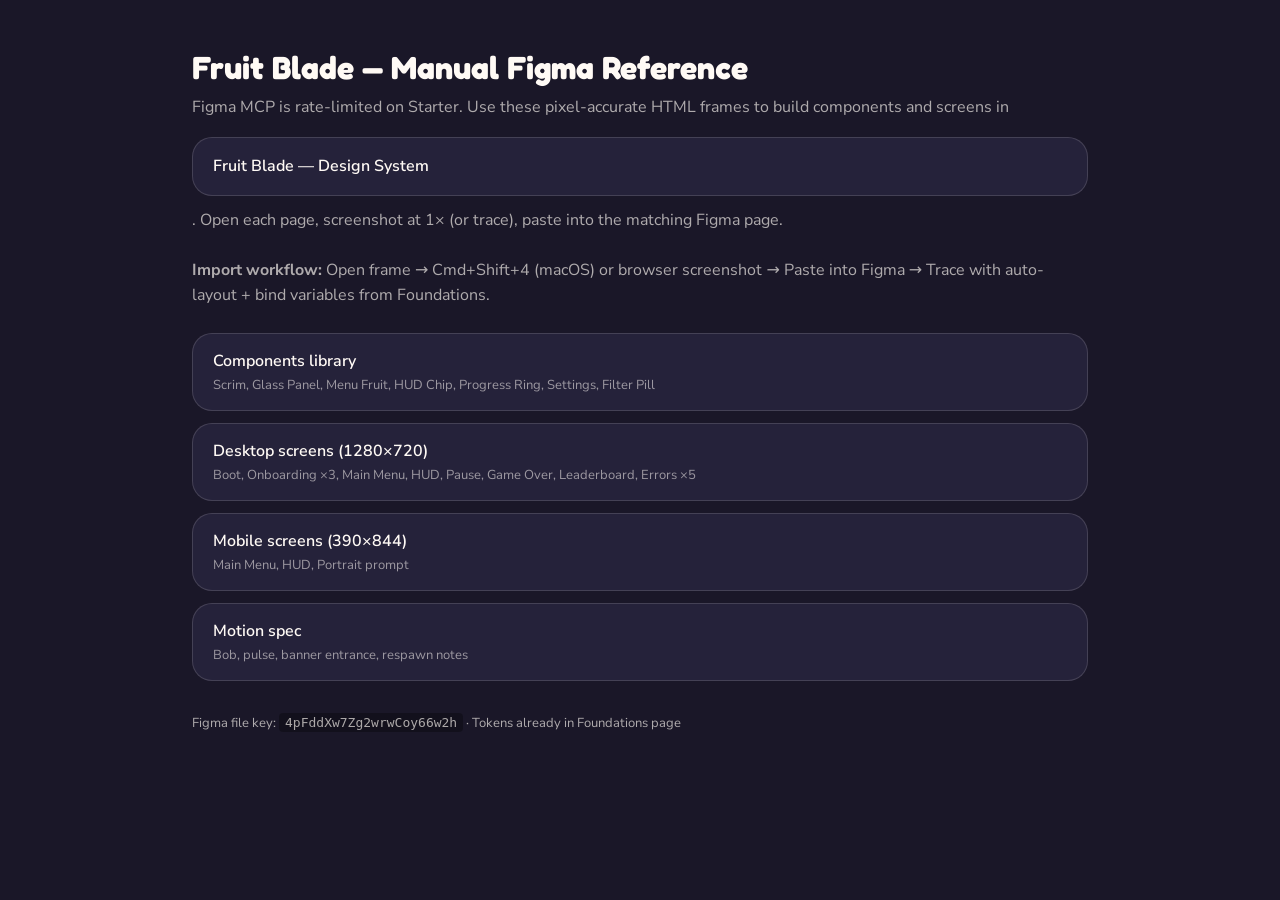
<file: design/figma-reference/index.html>
<!DOCTYPE html>
<html lang="en">
<head>
  <meta charset="UTF-8" />
  <title>Fruit Blade — Figma Reference Hub</title>
  <link rel="stylesheet" href="tokens.css" />
  <style>
    .hub { max-width: 960px; margin: 0 auto; padding: 48px 32px; }
    .hub h1 { font-family: var(--font-display); font-size: 32px; margin-bottom: 8px; }
    .hub p { color: rgba(255,250,245,0.65); line-height: 1.6; margin-bottom: 24px; }
    .hub a {
      display: block;
      padding: 16px 20px;
      margin-bottom: 12px;
      background: var(--purple-900-glass);
      border: 1.5px solid var(--border-glass);
      border-radius: var(--radius-md);
      color: var(--cream-100);
      text-decoration: none;
      font-weight: 600;
    }
    .hub a:hover { border-color: var(--yellow-400); }
    .hub a span { display: block; font-size: 13px; font-weight: 400; color: rgba(255,250,245,0.55); margin-top: 4px; }
    .figma-link {
      display: inline-block;
      margin-top: 16px;
      color: var(--yellow-400);
    }
    code { background: rgba(0,0,0,0.3); padding: 2px 6px; border-radius: 4px; font-size: 13px; }
  </style>
</head>
<body>
  <div class="hub">
    <h1>Fruit Blade — Manual Figma Reference</h1>
    <p>
      Figma MCP is rate-limited on Starter. Use these pixel-accurate HTML frames to build components and screens in
      <a class="figma-link" href="https://www.figma.com/design/4pFddXw7Zg2wrwCoy66w2h">Fruit Blade — Design System</a>.
      Open each page, screenshot at 1× (or trace), paste into the matching Figma page.
    </p>
    <p><strong>Import workflow:</strong> Open frame → Cmd+Shift+4 (macOS) or browser screenshot → Paste into Figma → Trace with auto-layout + bind variables from Foundations.</p>

    <a href="components.html">Components library <span>Scrim, Glass Panel, Menu Fruit, HUD Chip, Progress Ring, Settings, Filter Pill</span></a>
    <a href="screens-desktop.html">Desktop screens (1280×720) <span>Boot, Onboarding ×3, Main Menu, HUD, Pause, Game Over, Leaderboard, Errors ×5</span></a>
    <a href="screens-mobile.html">Mobile screens (390×844) <span>Main Menu, HUD, Portrait prompt</span></a>
    <a href="motion-spec.html">Motion spec <span>Bob, pulse, banner entrance, respawn notes</span></a>

    <p style="margin-top:32px;font-size:13px;">
      Figma file key: <code>4pFddXw7Zg2wrwCoy66w2h</code> · Tokens already in Foundations page
    </p>
  </div>
</body>
</html>
</file>
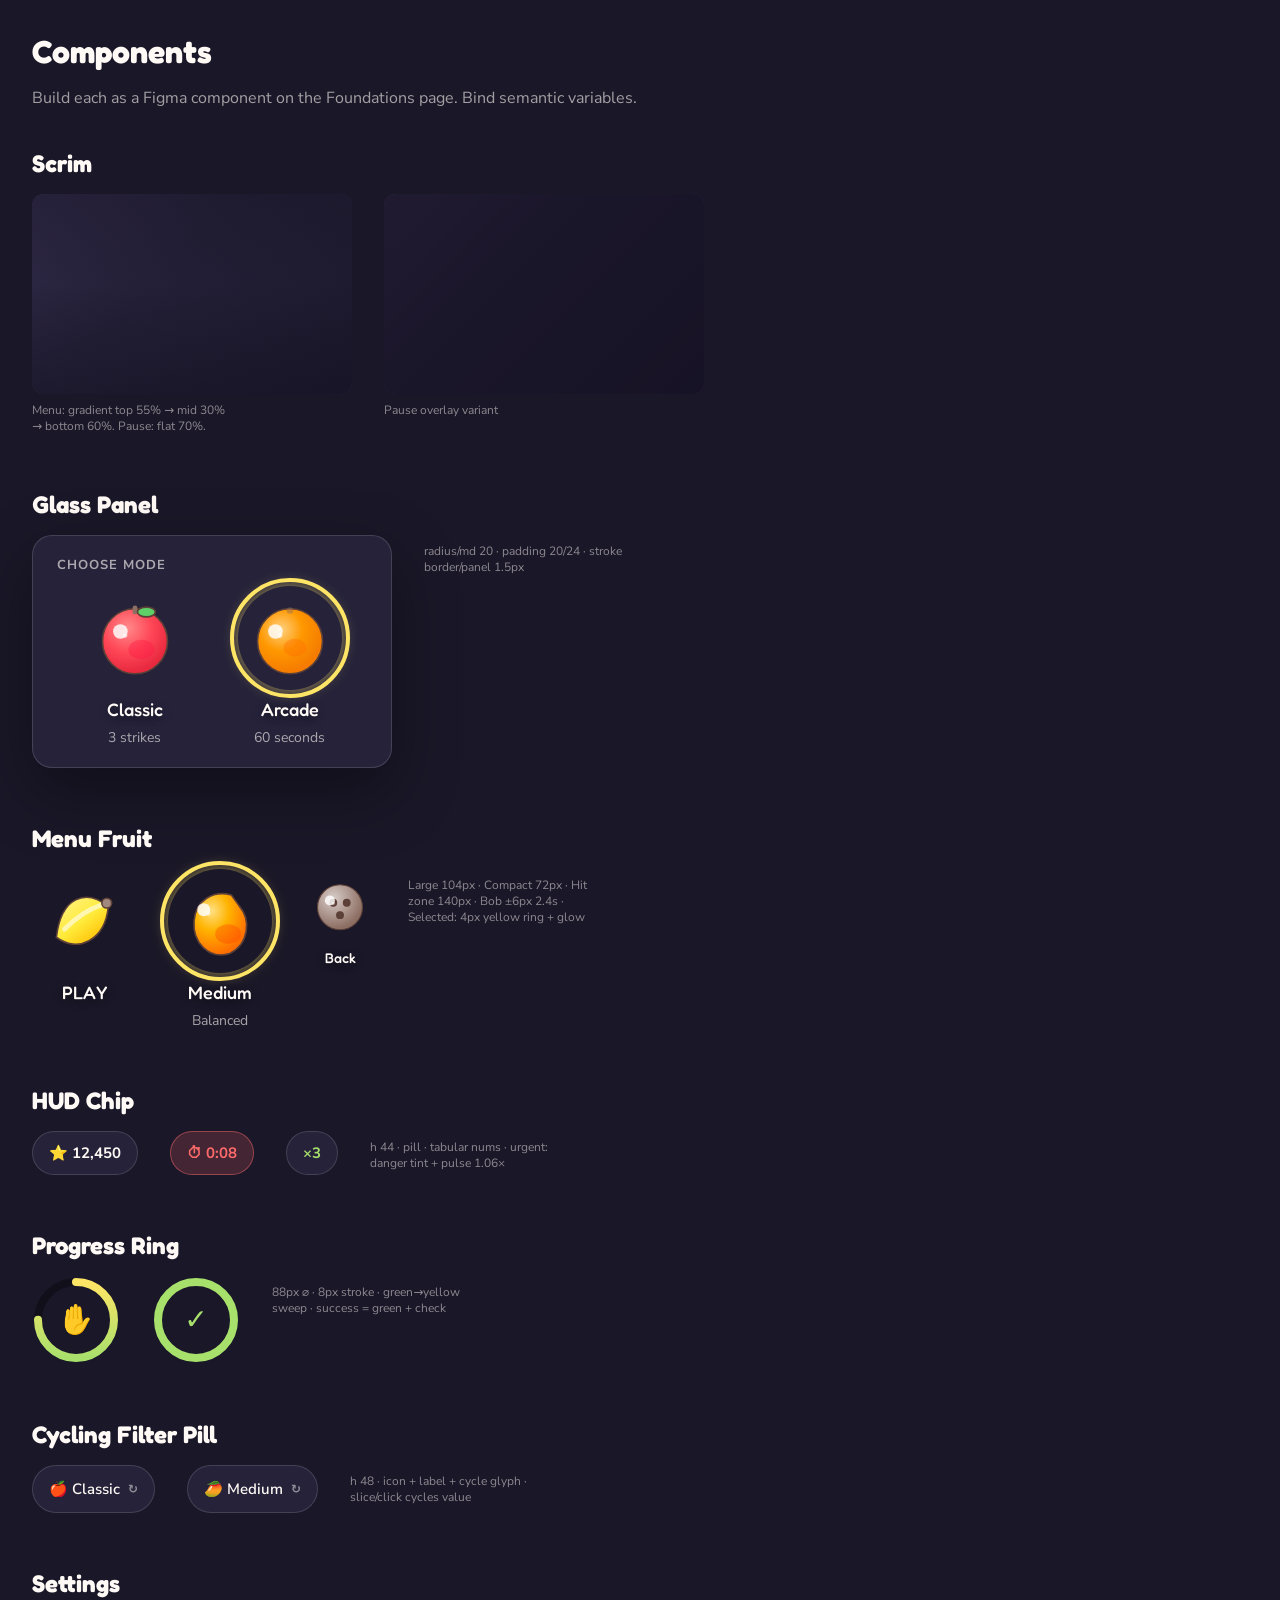
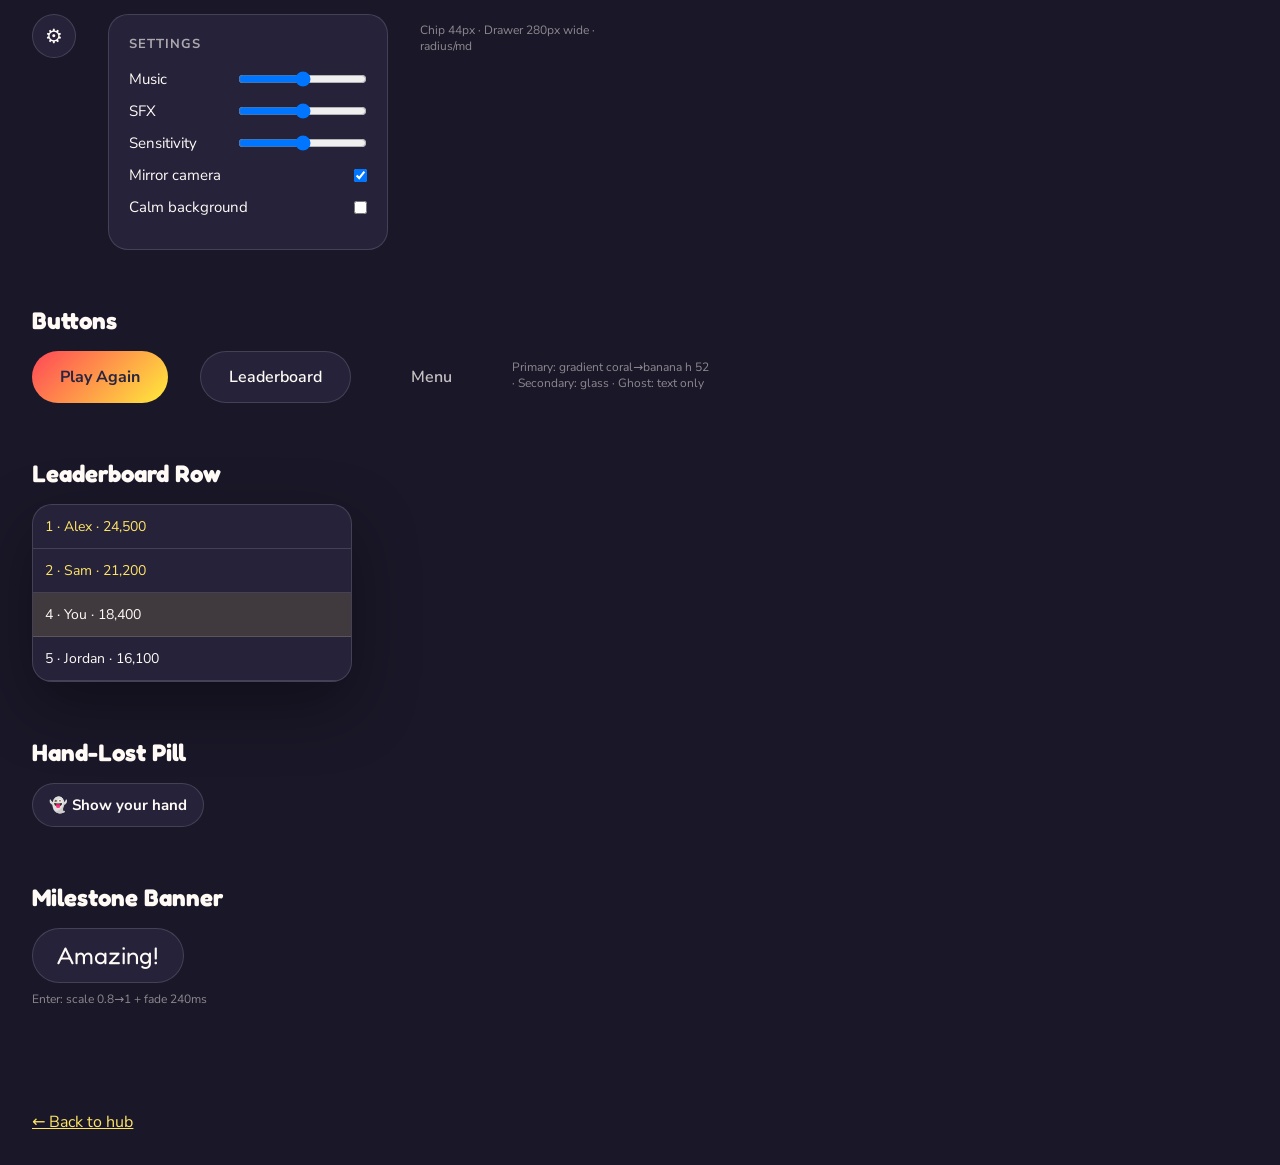
<file: design/figma-reference/components.html>
<!DOCTYPE html>
<html lang="en">
<head>
  <meta charset="UTF-8" />
  <title>Fruit Blade — Components</title>
  <link rel="stylesheet" href="tokens.css" />
  <style>
    .section { margin-bottom: 48px; }
    .section h2 { font-family: var(--font-display); font-size: 24px; margin-bottom: 16px; }
    .component-grid { display: flex; flex-wrap: wrap; gap: 32px; align-items: flex-start; }
    .spec { font-size: 12px; color: rgba(255,250,245,0.5); margin-top: 8px; max-width: 200px; }
    .scrim-demo { width: 320px; height: 200px; position: relative; border-radius: 12px; overflow: hidden; }
    .lb-row { display: flex; align-items: center; height: 44px; padding: 0 12px; border-bottom: 1px solid var(--border-glass); font-size: 14px; }
    .lb-row.gold { color: var(--yellow-400); }
    .lb-row.you { background: rgba(255, 229, 102, 0.12); }
  </style>
</head>
<body class="gallery">
  <h1 style="font-family:var(--font-display);font-size:32px;margin-bottom:8px;">Components</h1>
  <p style="color:rgba(255,250,245,0.6);margin-bottom:32px;">Build each as a Figma component on the Foundations page. Bind semantic variables.</p>

  <div class="section">
    <h2>Scrim</h2>
    <div class="component-grid">
      <div>
        <div class="scrim-demo frame">
          <div class="webcam-bg"></div>
          <div class="scrim"></div>
        </div>
        <p class="spec">Menu: gradient top 55% → mid 30% → bottom 60%. Pause: flat 70%.</p>
      </div>
      <div>
        <div class="scrim-demo frame">
          <div class="webcam-bg"></div>
          <div class="scrim scrim-pause"></div>
        </div>
        <p class="spec">Pause overlay variant</p>
      </div>
    </div>
  </div>

  <div class="section">
    <h2>Glass Panel</h2>
    <div class="component-grid">
      <div class="glass-panel" style="width:360px;">
        <div class="panel-label">Choose mode</div>
        <div style="display:flex;justify-content:space-around;">
          <div class="menu-fruit large"><img src="../../assets/fruits/apple.svg" alt="" /><span class="label">Classic</span><span class="sublabel">3 strikes</span></div>
          <div class="menu-fruit large selected"><img src="../../assets/fruits/orange.svg" alt="" /><span class="label">Arcade</span><span class="sublabel">60 seconds</span></div>
        </div>
      </div>
      <p class="spec">radius/md 20 · padding 20/24 · stroke border/panel 1.5px</p>
    </div>
  </div>

  <div class="section">
    <h2>Menu Fruit</h2>
    <div class="component-grid">
      <div class="menu-fruit large"><img src="../../assets/fruits/banana.svg" alt="" /><span class="label">PLAY</span></div>
      <div class="menu-fruit large selected"><img src="../../assets/fruits/mango.svg" alt="" /><span class="label">Medium</span><span class="sublabel">Balanced</span></div>
      <div class="menu-fruit compact"><img src="../../assets/fruits/coconut.svg" alt="" /><span class="label">Back</span></div>
      <p class="spec">Large 104px · Compact 72px · Hit zone 140px · Bob ±6px 2.4s · Selected: 4px yellow ring + glow</p>
    </div>
  </div>

  <div class="section">
    <h2>HUD Chip</h2>
    <div class="component-grid">
      <div class="hud-chip">⭐ 12,450</div>
      <div class="hud-chip urgent">⏱ 0:08</div>
      <div class="hud-chip" style="color:var(--green-400);">×3</div>
      <p class="spec">h 44 · pill · tabular nums · urgent: danger tint + pulse 1.06×</p>
    </div>
  </div>

  <div class="section">
    <h2>Progress Ring</h2>
    <div class="component-grid">
      <div class="progress-ring">
        <svg viewBox="0 0 88 88"><circle cx="44" cy="44" r="38" fill="none" stroke="rgba(0,0,0,0.35)" stroke-width="8"/><circle cx="44" cy="44" r="38" fill="none" stroke="url(#rg)" stroke-width="8" stroke-dasharray="179 239" stroke-linecap="round"/><defs><linearGradient id="rg" x1="0" y1="0" x2="1" y2="0"><stop offset="0%" stop-color="#a8e06c"/><stop offset="100%" stop-color="#ffe566"/></linearGradient></defs></svg>
        <div class="icon">✋</div>
      </div>
      <div class="progress-ring">
        <svg viewBox="0 0 88 88"><circle cx="44" cy="44" r="38" fill="none" stroke="#a8e06c" stroke-width="8"/><circle cx="44" cy="44" r="38" fill="none" stroke="none"/></svg>
        <div class="icon" style="color:var(--green-400);">✓</div>
      </div>
      <p class="spec">88px ⌀ · 8px stroke · green→yellow sweep · success = green + check</p>
    </div>
  </div>

  <div class="section">
    <h2>Cycling Filter Pill</h2>
    <div class="component-grid">
      <div class="filter-pill">🍎 Classic <span class="chevron">↻</span></div>
      <div class="filter-pill">🥭 Medium <span class="chevron">↻</span></div>
      <p class="spec">h 48 · icon + label + cycle glyph · slice/click cycles value</p>
    </div>
  </div>

  <div class="section">
    <h2>Settings</h2>
    <div class="component-grid">
      <div class="settings-chip">⚙</div>
      <div class="settings-drawer">
        <h3>Settings</h3>
        <div class="settings-row"><span>Music</span><input type="range" /></div>
        <div class="settings-row"><span>SFX</span><input type="range" /></div>
        <div class="settings-row"><span>Sensitivity</span><input type="range" /></div>
        <div class="settings-row"><span>Mirror camera</span><input type="checkbox" checked /></div>
        <div class="settings-row"><span>Calm background</span><input type="checkbox" /></div>
      </div>
      <p class="spec">Chip 44px · Drawer 280px wide · radius/md</p>
    </div>
  </div>

  <div class="section">
    <h2>Buttons</h2>
    <div class="component-grid">
      <button class="btn-primary">Play Again</button>
      <button class="btn-secondary">Leaderboard</button>
      <button class="btn-ghost">Menu</button>
      <p class="spec">Primary: gradient coral→banana h 52 · Secondary: glass · Ghost: text only</p>
    </div>
  </div>

  <div class="section">
    <h2>Leaderboard Row</h2>
    <div class="glass-panel" style="width:320px;padding:0;overflow:hidden;">
      <div class="lb-row gold">1 · Alex · 24,500</div>
      <div class="lb-row gold">2 · Sam · 21,200</div>
      <div class="lb-row you">4 · You · 18,400</div>
      <div class="lb-row">5 · Jordan · 16,100</div>
    </div>
  </div>

  <div class="section">
    <h2>Hand-Lost Pill</h2>
    <div class="hud-chip" style="margin:0 auto;">👻 Show your hand</div>
  </div>

  <div class="section">
    <h2>Milestone Banner</h2>
    <div style="display:inline-block;padding:12px 24px;border-radius:var(--radius-pill);background:var(--purple-900-glass);border:1.5px solid var(--border-glass);font-family:var(--font-display);font-size:24px;">Amazing!</div>
    <p class="spec">Enter: scale 0.8→1 + fade 240ms</p>
  </div>

  <p style="margin-top:48px;"><a href="index.html" style="color:var(--yellow-400);">← Back to hub</a></p>
</body>
</html>
</file>
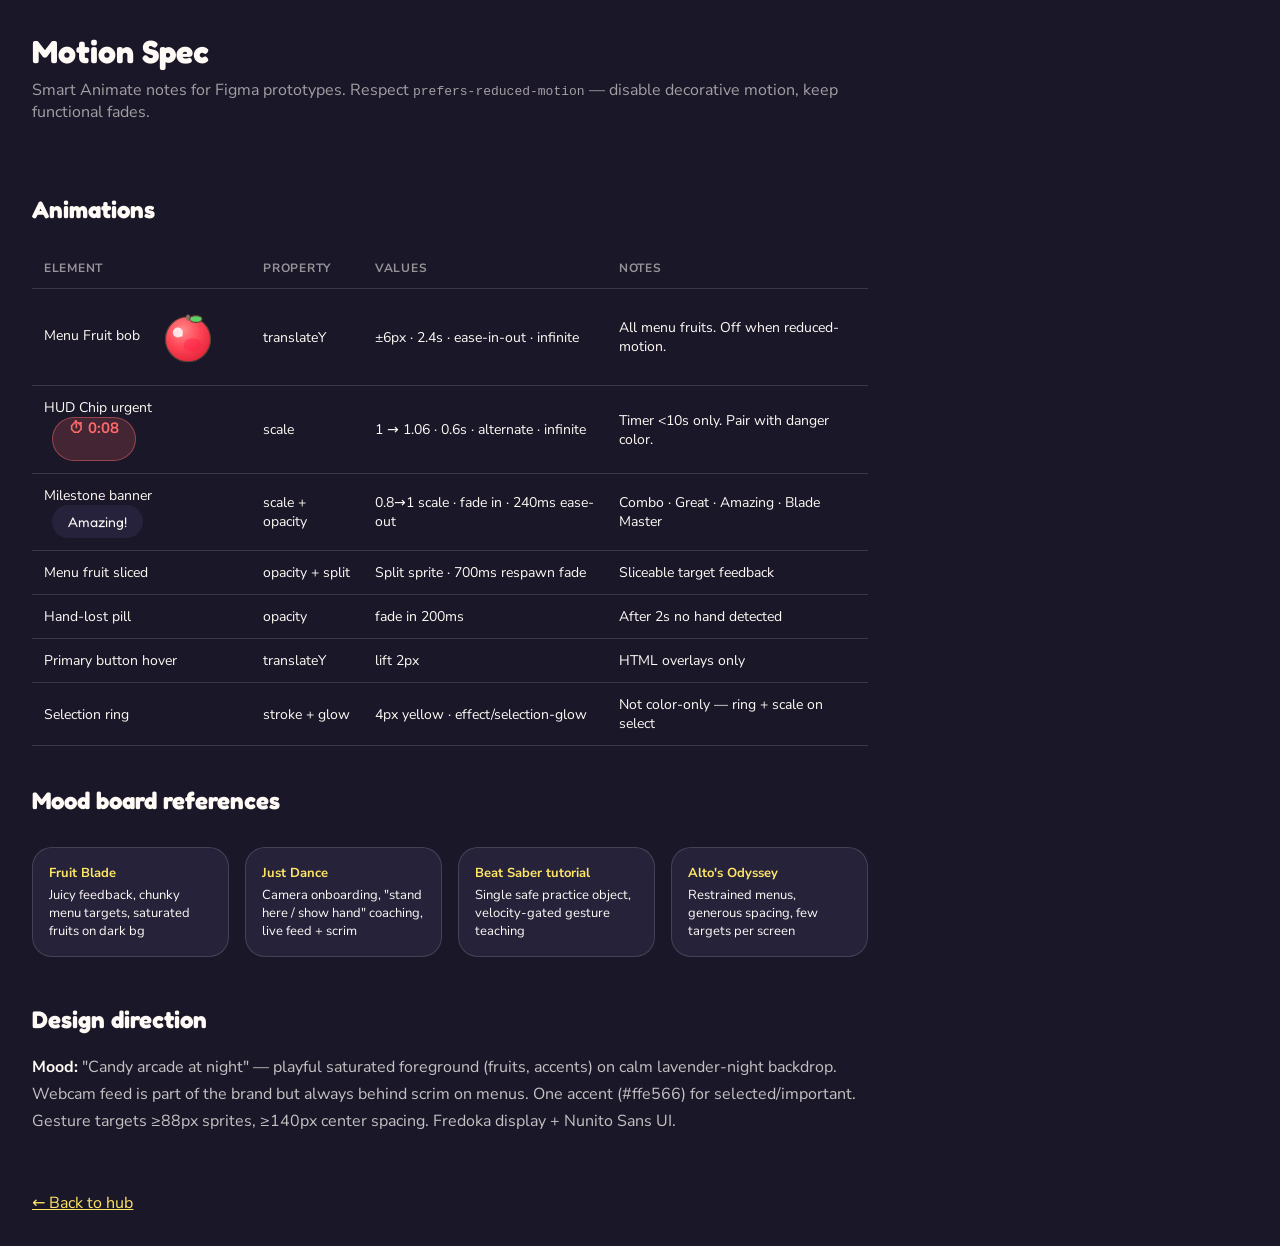
<file: design/figma-reference/motion-spec.html>
<!DOCTYPE html>
<html lang="en">
<head>
  <meta charset="UTF-8" />
  <title>Fruit Blade — Motion Spec</title>
  <link rel="stylesheet" href="tokens.css" />
  <style>
    table { width: 100%; border-collapse: collapse; margin: 16px 0 32px; font-size: 14px; }
    th, td { text-align: left; padding: 12px; border-bottom: 1px solid var(--border-glass); }
    th { color: rgba(255,250,245,0.55); font-size: 12px; text-transform: uppercase; letter-spacing: 0.06em; }
    .demo-bob { width: 72px; height: 72px; animation: bob 2.4s ease-in-out infinite; }
    .demo-pulse { animation: pulse 0.6s ease-in-out infinite alternate; display: inline-block; }
    .demo-banner { animation: bannerIn 240ms ease-out forwards; display: inline-block; }
    @keyframes bannerIn { from { opacity: 0; transform: scale(0.8); } to { opacity: 1; transform: scale(1); } }
    .mood { display: grid; grid-template-columns: repeat(4, 1fr); gap: 16px; margin-top: 24px; }
    .mood-card { padding: 16px; background: var(--purple-900-glass); border: 1.5px solid var(--border-glass); border-radius: var(--radius-md); font-size: 13px; }
    .mood-card strong { display: block; margin-bottom: 4px; color: var(--yellow-400); }
  </style>
</head>
<body class="gallery" style="max-width:900px;">
  <h1 style="font-family:var(--font-display);font-size:32px;">Motion Spec</h1>
  <p style="color:rgba(255,250,245,0.6);margin-bottom:32px;">Smart Animate notes for Figma prototypes. Respect <code>prefers-reduced-motion</code> — disable decorative motion, keep functional fades.</p>

  <h2 style="font-family:var(--font-display);font-size:24px;margin-top:32px;">Animations</h2>
  <table>
    <thead><tr><th>Element</th><th>Property</th><th>Values</th><th>Notes</th></tr></thead>
    <tbody>
      <tr>
        <td>Menu Fruit bob <img class="demo-bob" src="../../assets/fruits/apple.svg" alt="" style="vertical-align:middle;margin-left:8px;" /></td>
        <td>translateY</td>
        <td>±6px · 2.4s · ease-in-out · infinite</td>
        <td>All menu fruits. Off when reduced-motion.</td>
      </tr>
      <tr>
        <td>HUD Chip urgent <span class="demo-pulse hud-chip urgent" style="margin-left:8px;">⏱ 0:08</span></td>
        <td>scale</td>
        <td>1 → 1.06 · 0.6s · alternate · infinite</td>
        <td>Timer &lt;10s only. Pair with danger color.</td>
      </tr>
      <tr>
        <td>Milestone banner <span class="demo-banner" style="margin-left:8px;padding:8px 16px;background:var(--purple-900-glass);border-radius:999px;font-family:var(--font-display);">Amazing!</span></td>
        <td>scale + opacity</td>
        <td>0.8→1 scale · fade in · 240ms ease-out</td>
        <td>Combo · Great · Amazing · Blade Master</td>
      </tr>
      <tr>
        <td>Menu fruit sliced</td>
        <td>opacity + split</td>
        <td>Split sprite · 700ms respawn fade</td>
        <td>Sliceable target feedback</td>
      </tr>
      <tr>
        <td>Hand-lost pill</td>
        <td>opacity</td>
        <td>fade in 200ms</td>
        <td>After 2s no hand detected</td>
      </tr>
      <tr>
        <td>Primary button hover</td>
        <td>translateY</td>
        <td>lift 2px</td>
        <td>HTML overlays only</td>
      </tr>
      <tr>
        <td>Selection ring</td>
        <td>stroke + glow</td>
        <td>4px yellow · effect/selection-glow</td>
        <td>Not color-only — ring + scale on select</td>
      </tr>
    </tbody>
  </table>

  <h2 style="font-family:var(--font-display);font-size:24px;">Mood board references</h2>
  <div class="mood">
    <div class="mood-card"><strong>Fruit Blade</strong>Juicy feedback, chunky menu targets, saturated fruits on dark bg</div>
    <div class="mood-card"><strong>Just Dance</strong>Camera onboarding, "stand here / show hand" coaching, live feed + scrim</div>
    <div class="mood-card"><strong>Beat Saber tutorial</strong>Single safe practice object, velocity-gated gesture teaching</div>
    <div class="mood-card"><strong>Alto's Odyssey</strong>Restrained menus, generous spacing, few targets per screen</div>
  </div>

  <h2 style="font-family:var(--font-display);font-size:24px;margin-top:40px;">Design direction</h2>
  <p style="line-height:1.7;color:rgba(255,250,245,0.75);margin-top:12px;">
    <strong style="color:var(--cream-100);">Mood:</strong> "Candy arcade at night" — playful saturated foreground (fruits, accents) on calm lavender-night backdrop.
    Webcam feed is part of the brand but always behind scrim on menus. One accent (#ffe566) for selected/important.
    Gesture targets ≥88px sprites, ≥140px center spacing. Fredoka display + Nunito Sans UI.
  </p>

  <p style="margin-top:48px;"><a href="index.html" style="color:var(--yellow-400);">← Back to hub</a></p>
</body>
</html>
</file>
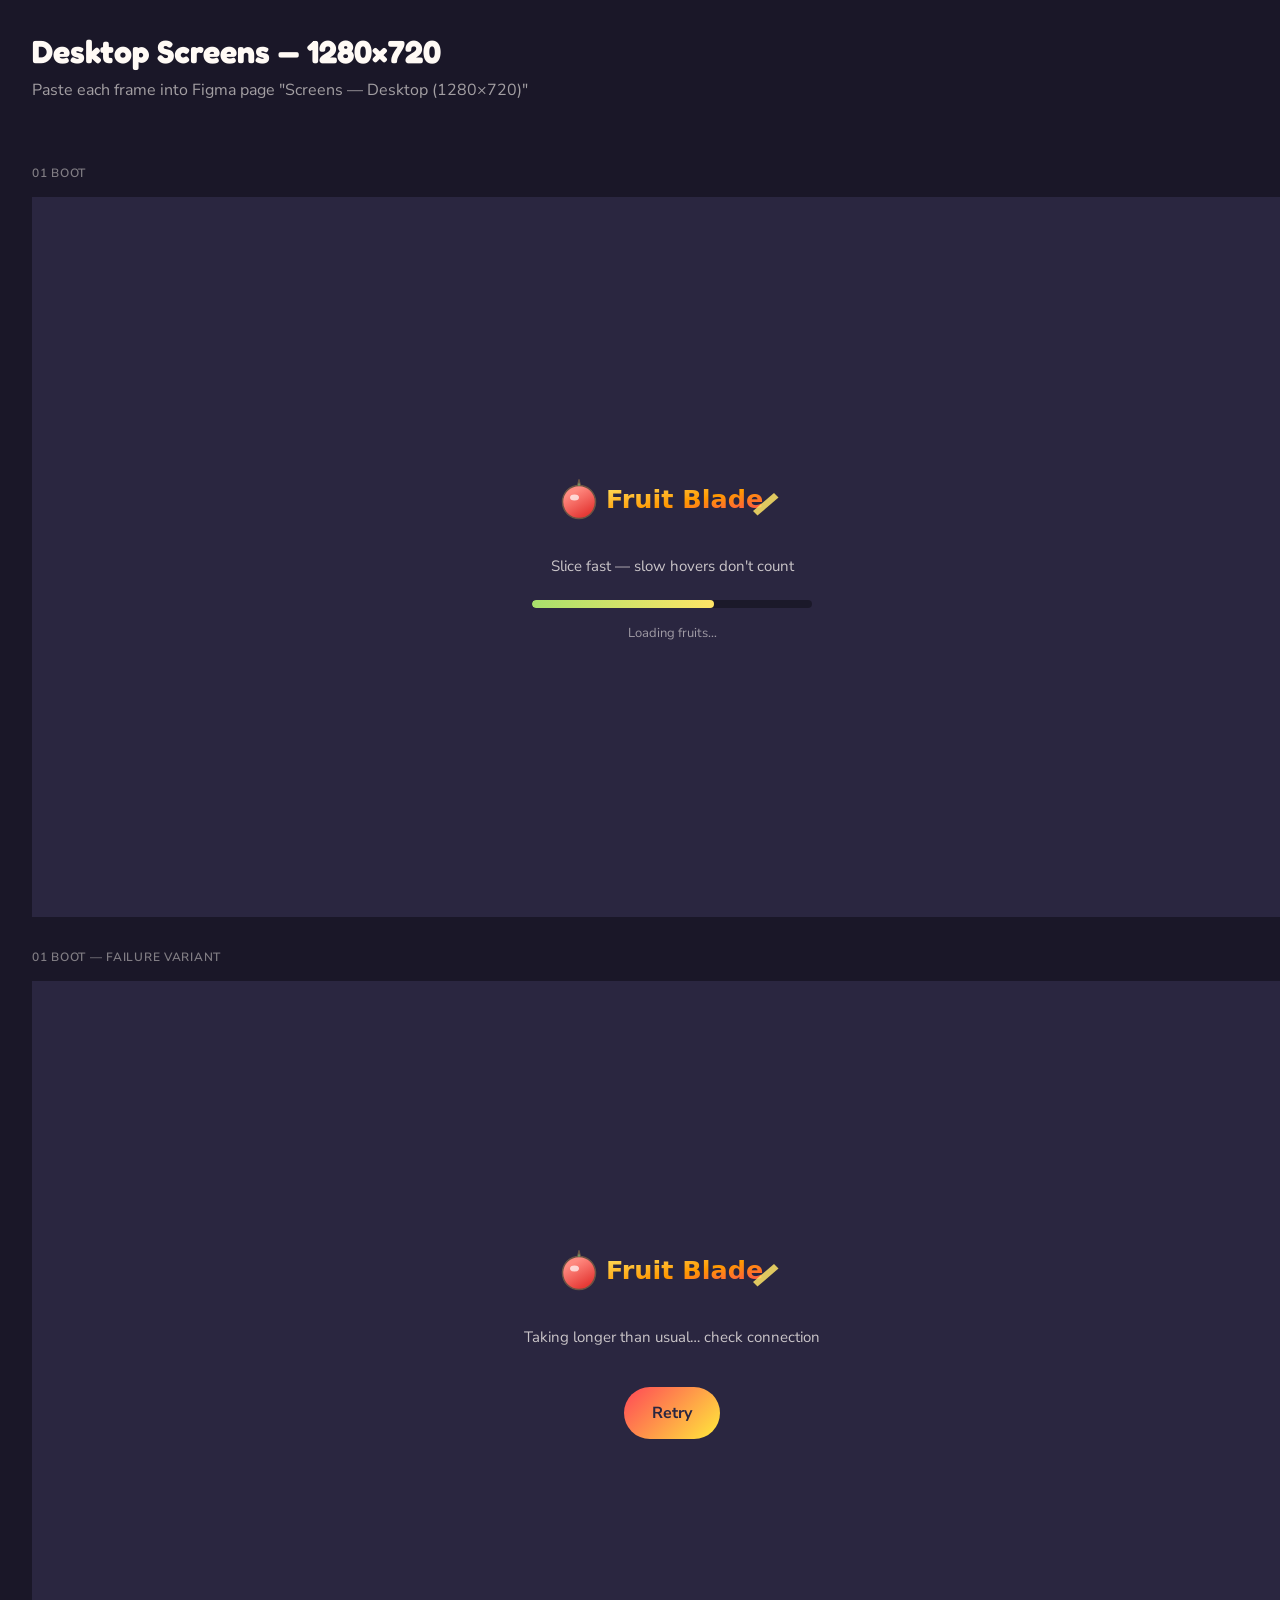
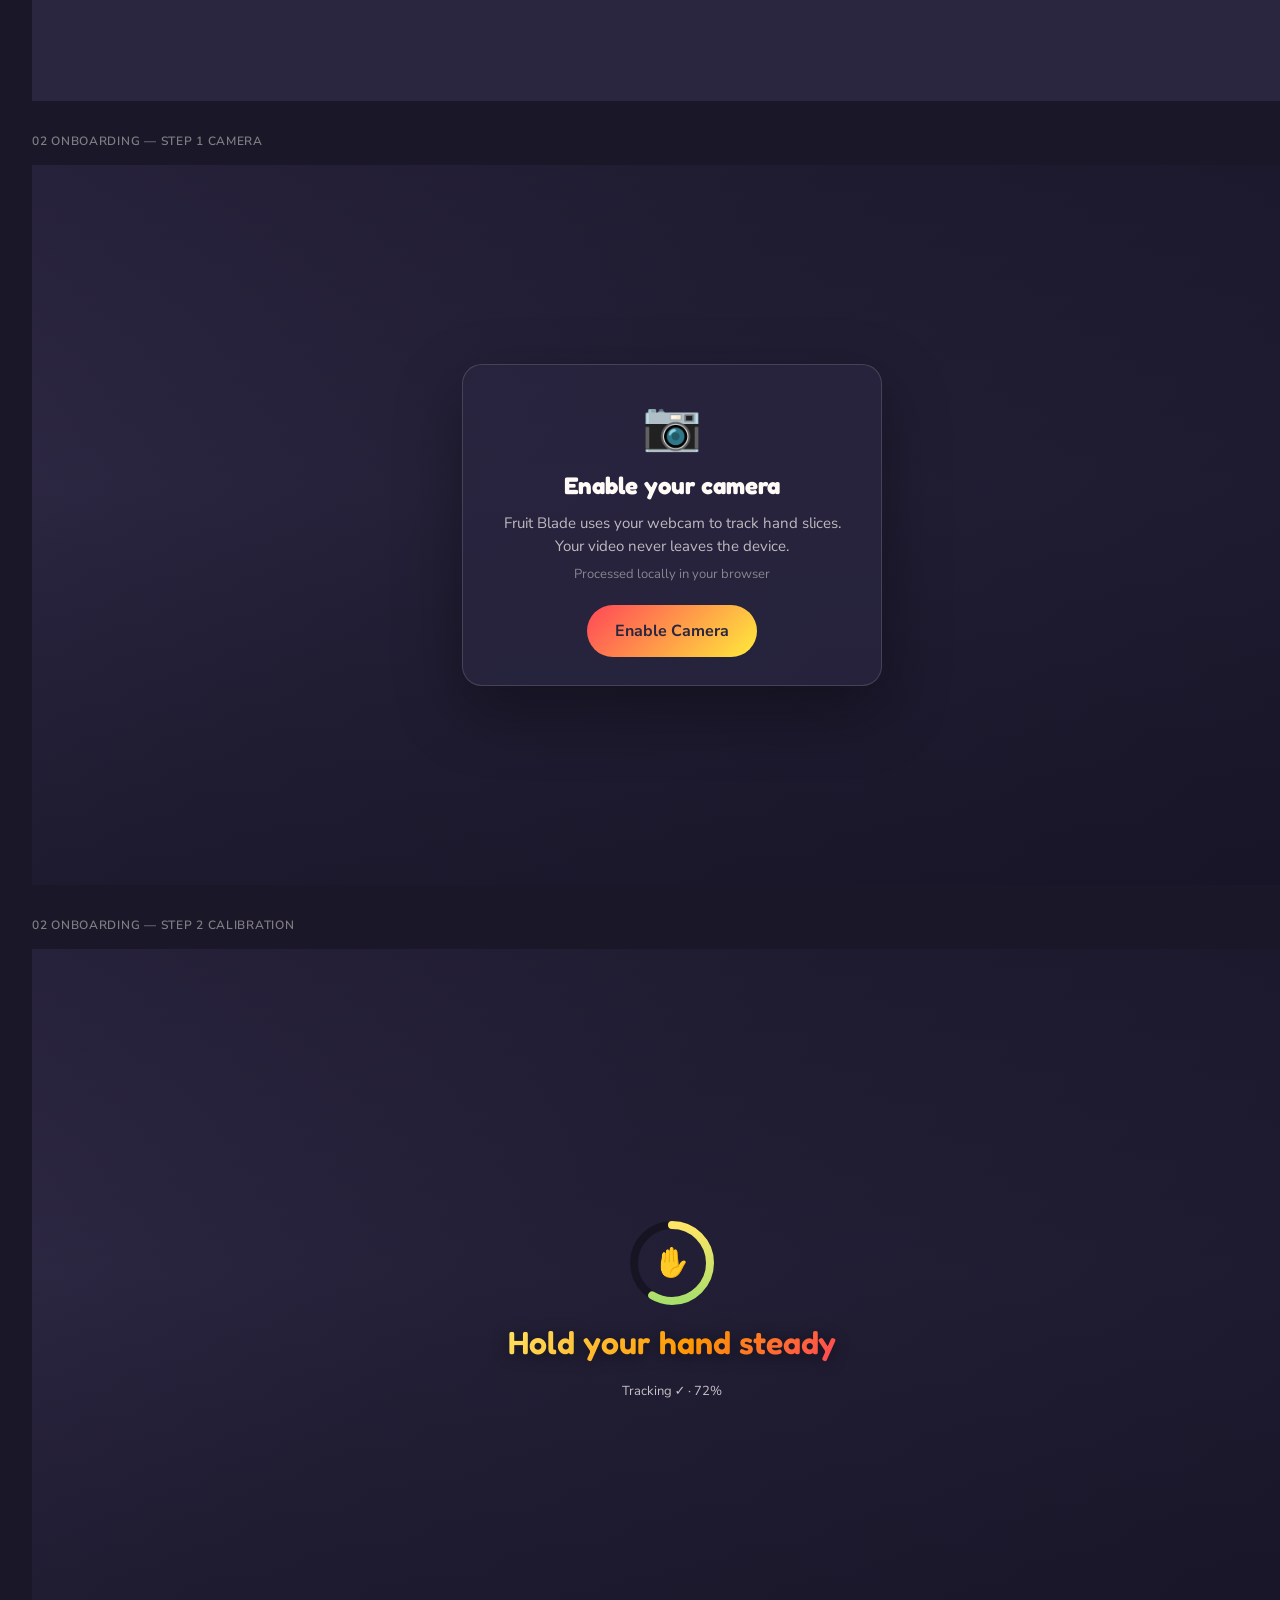
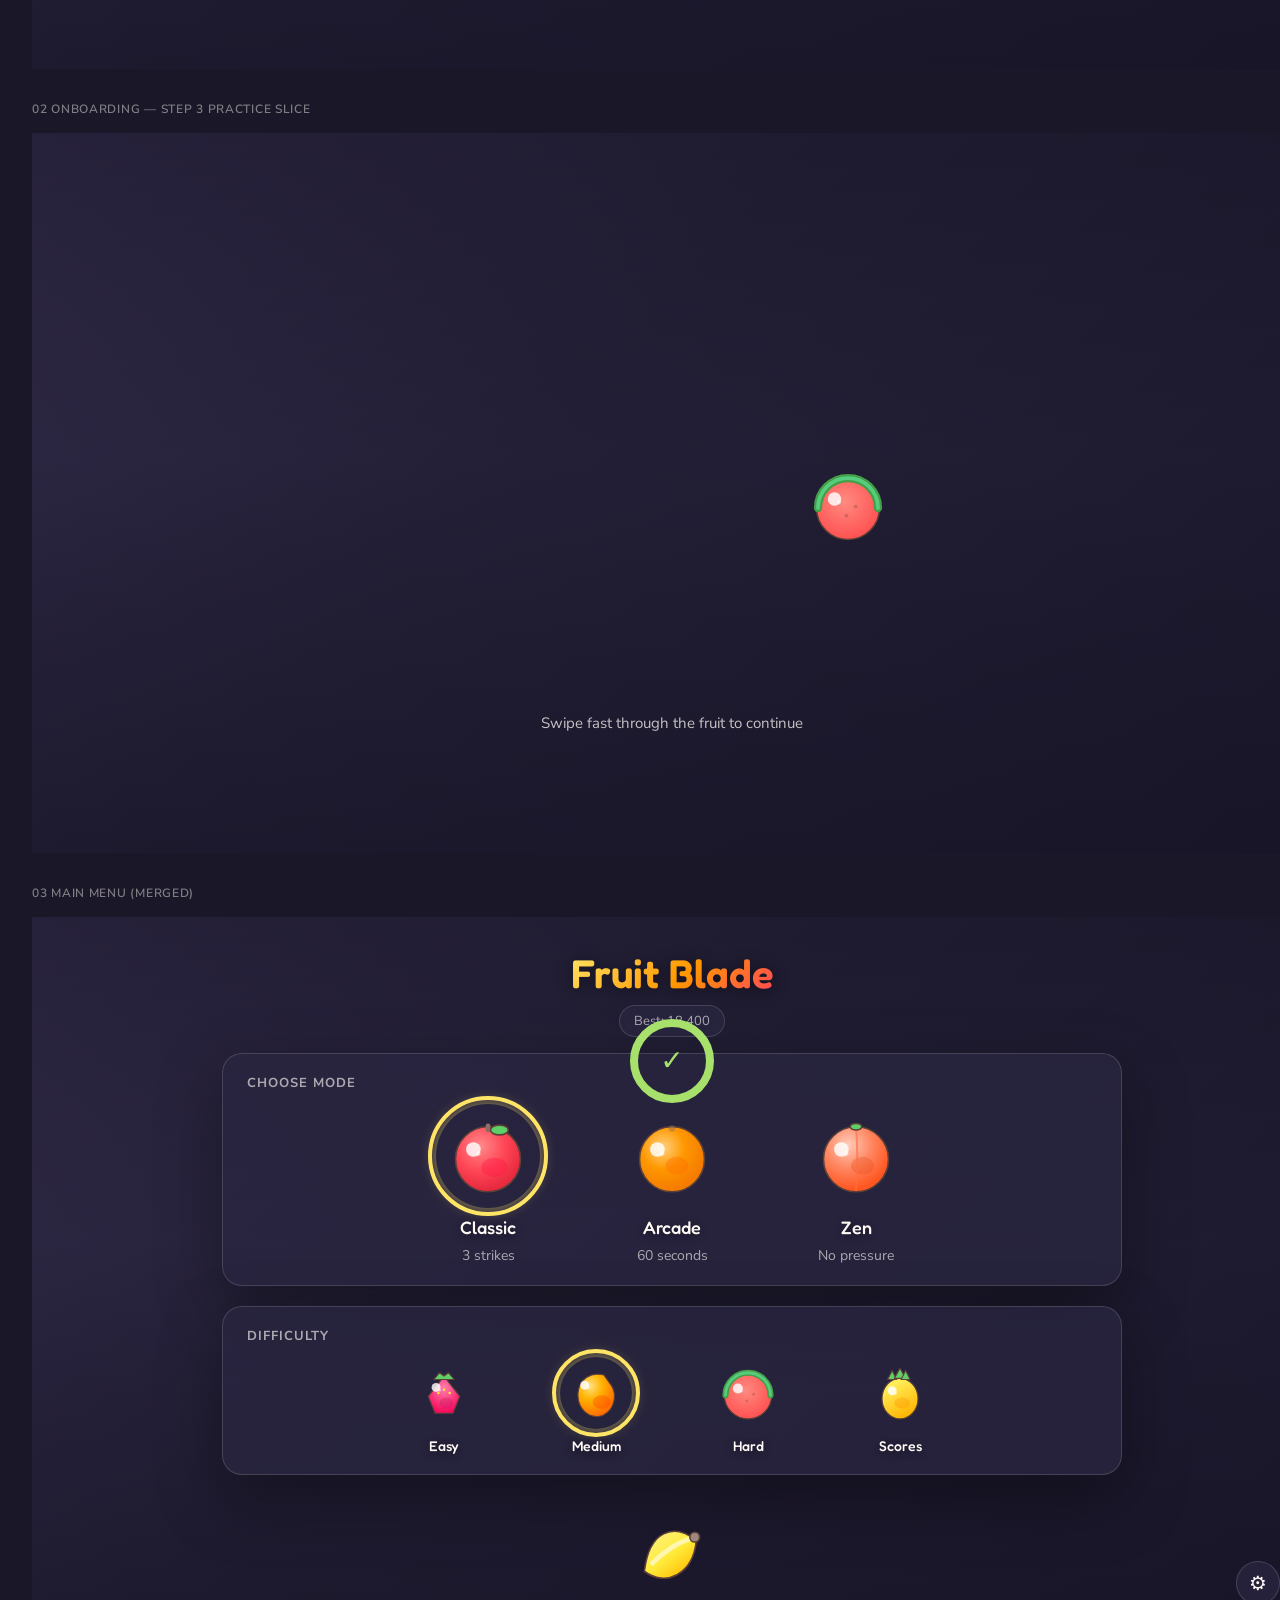
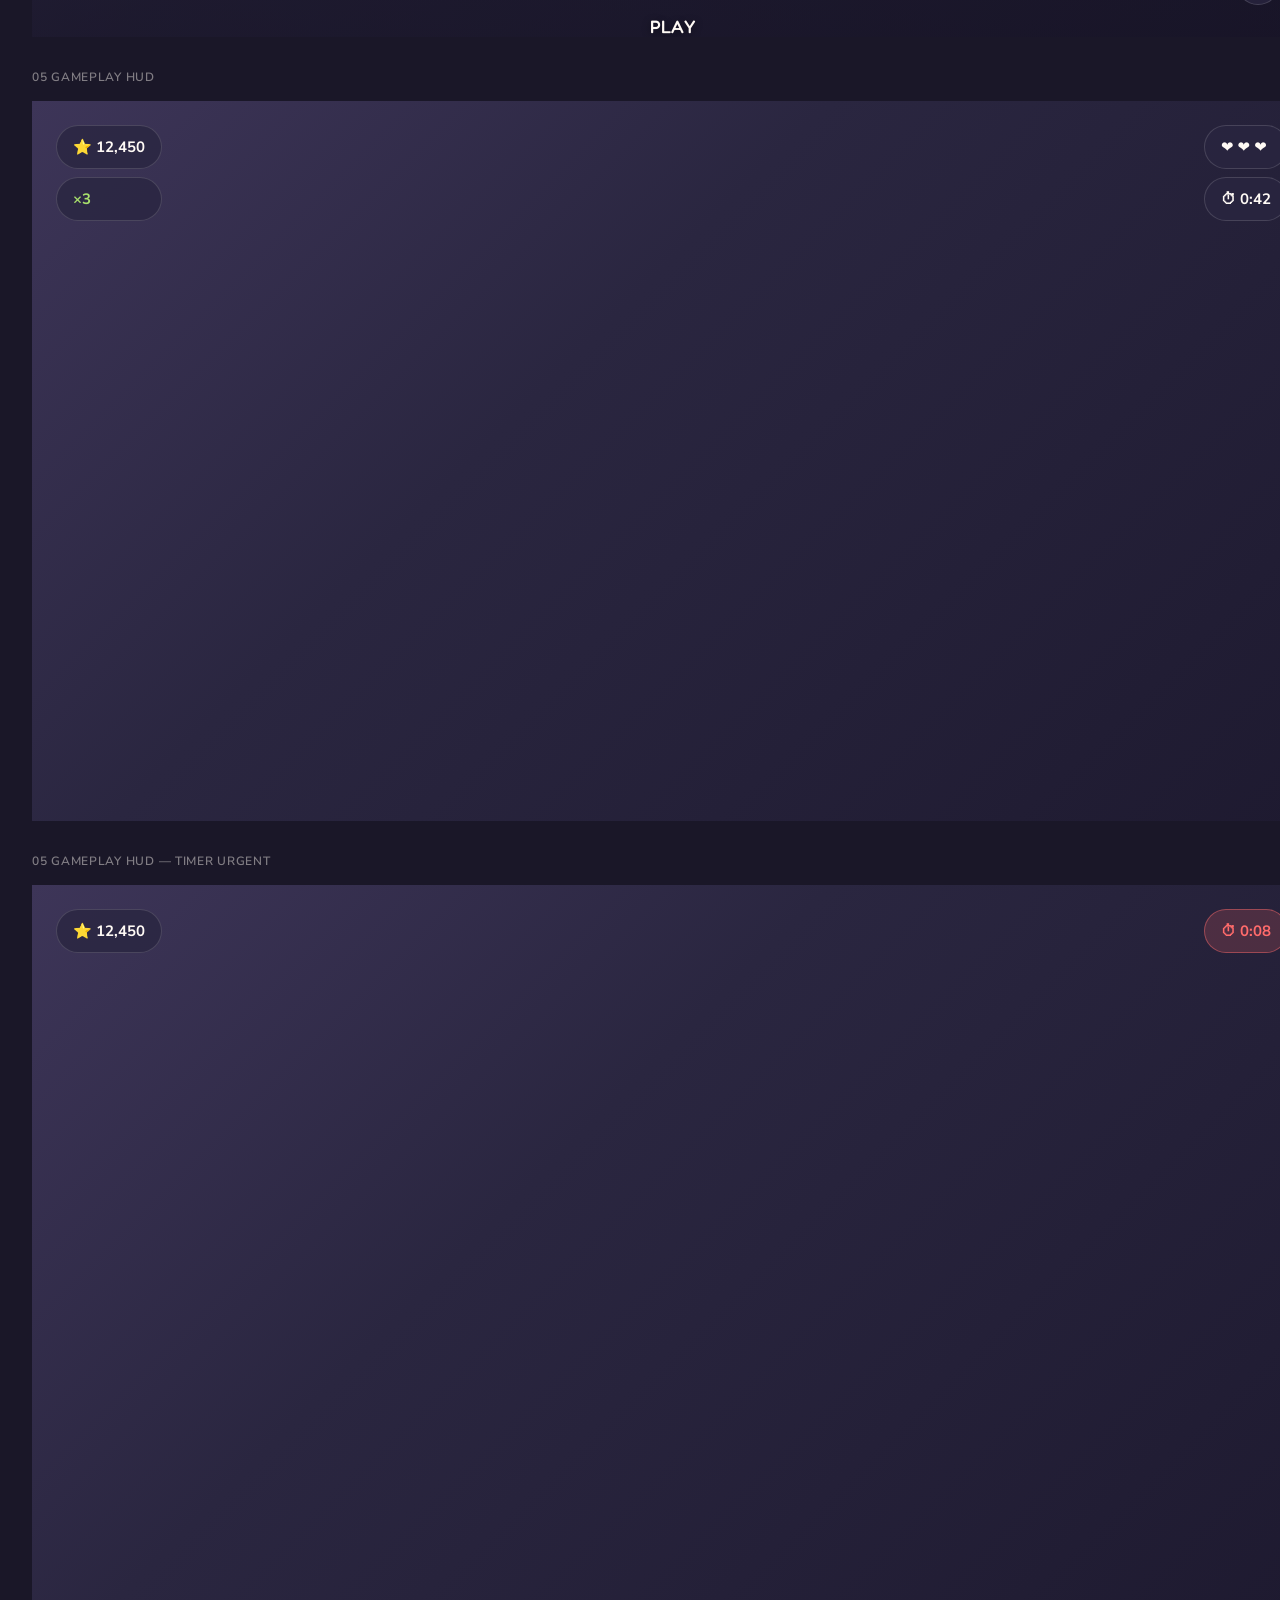
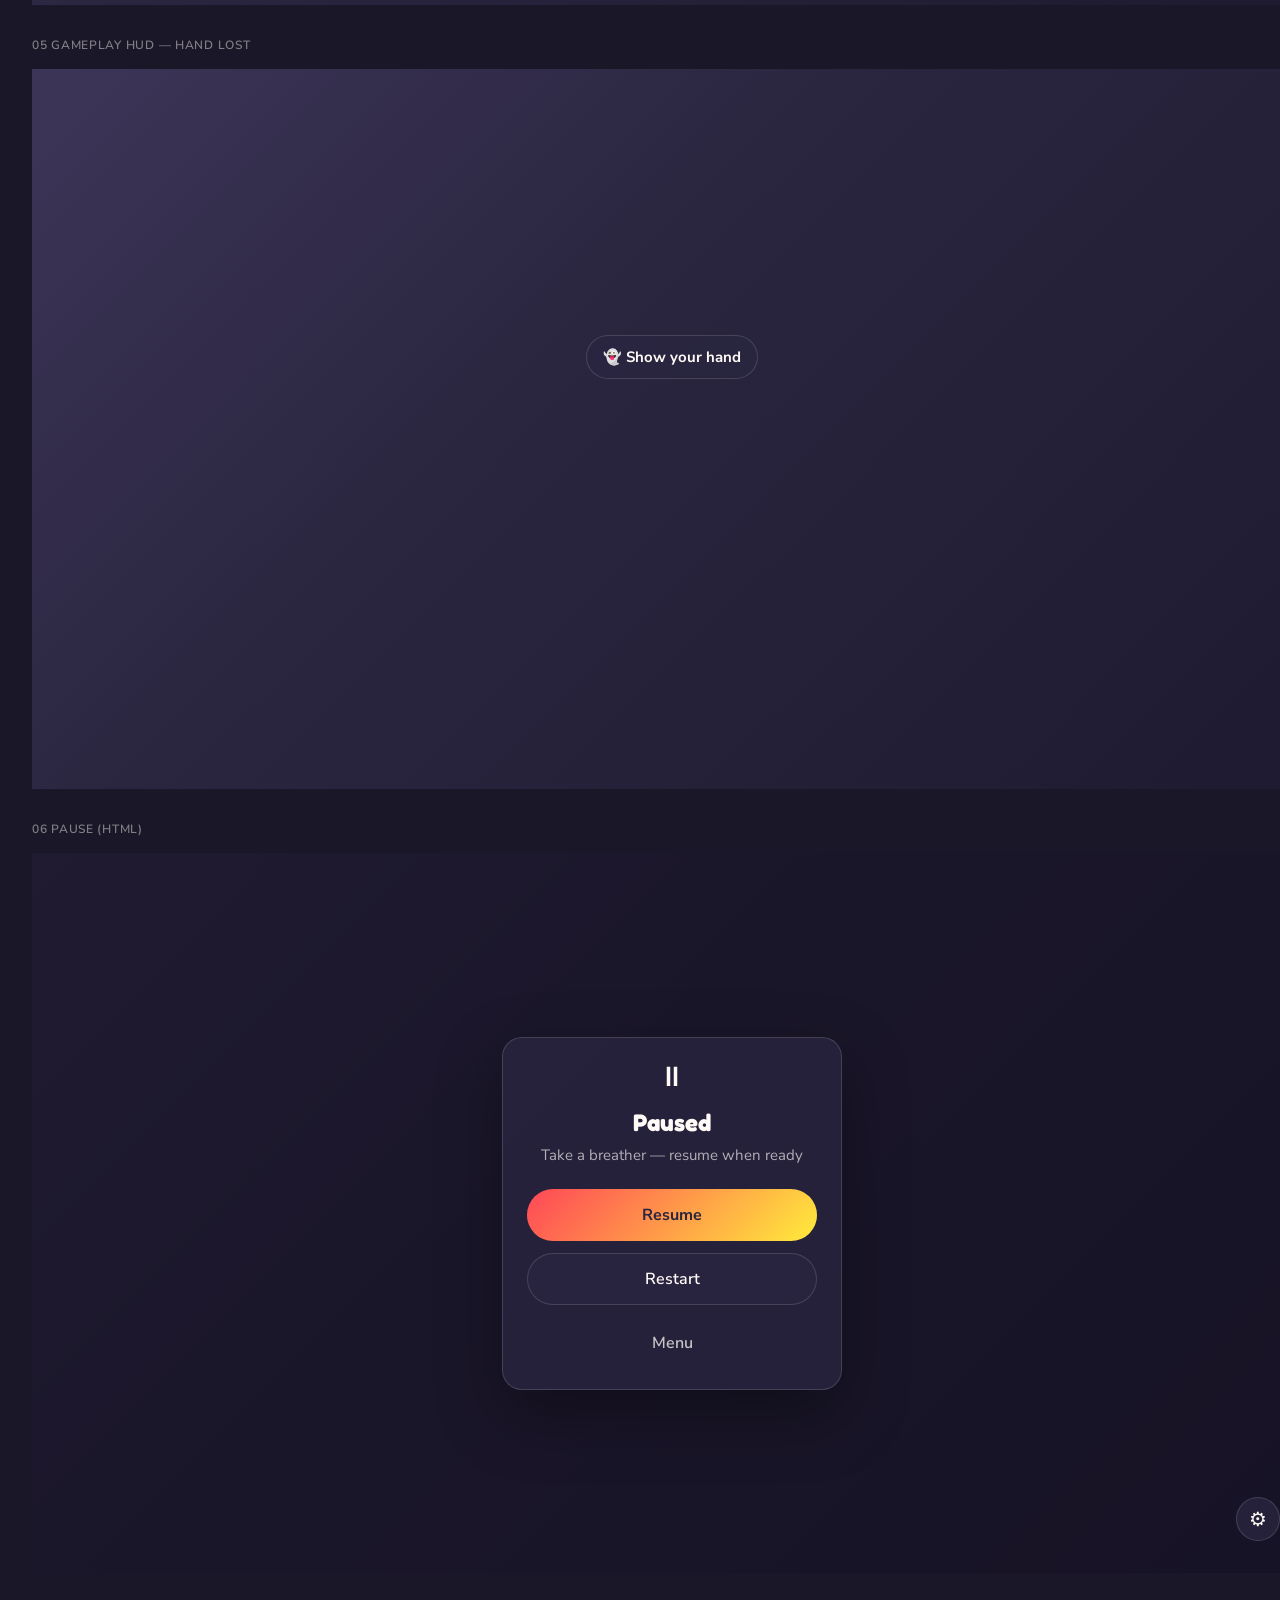
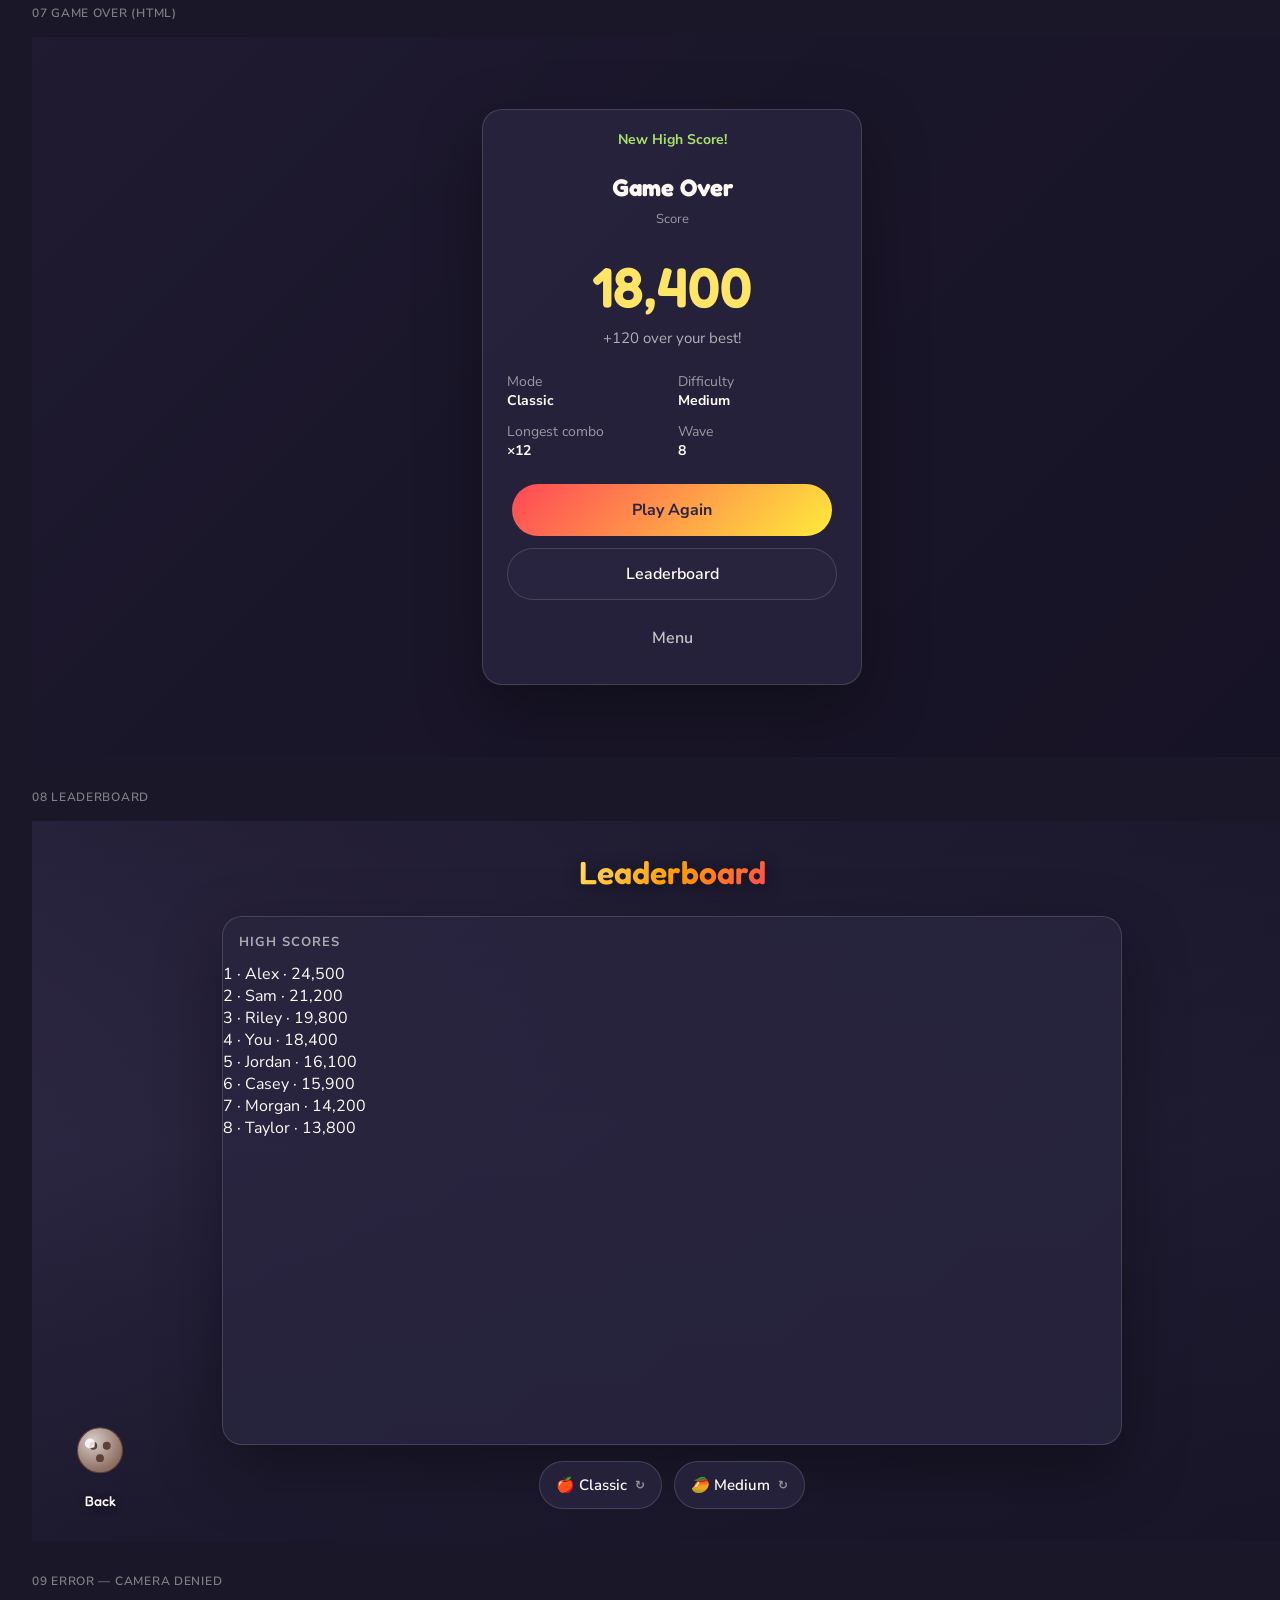
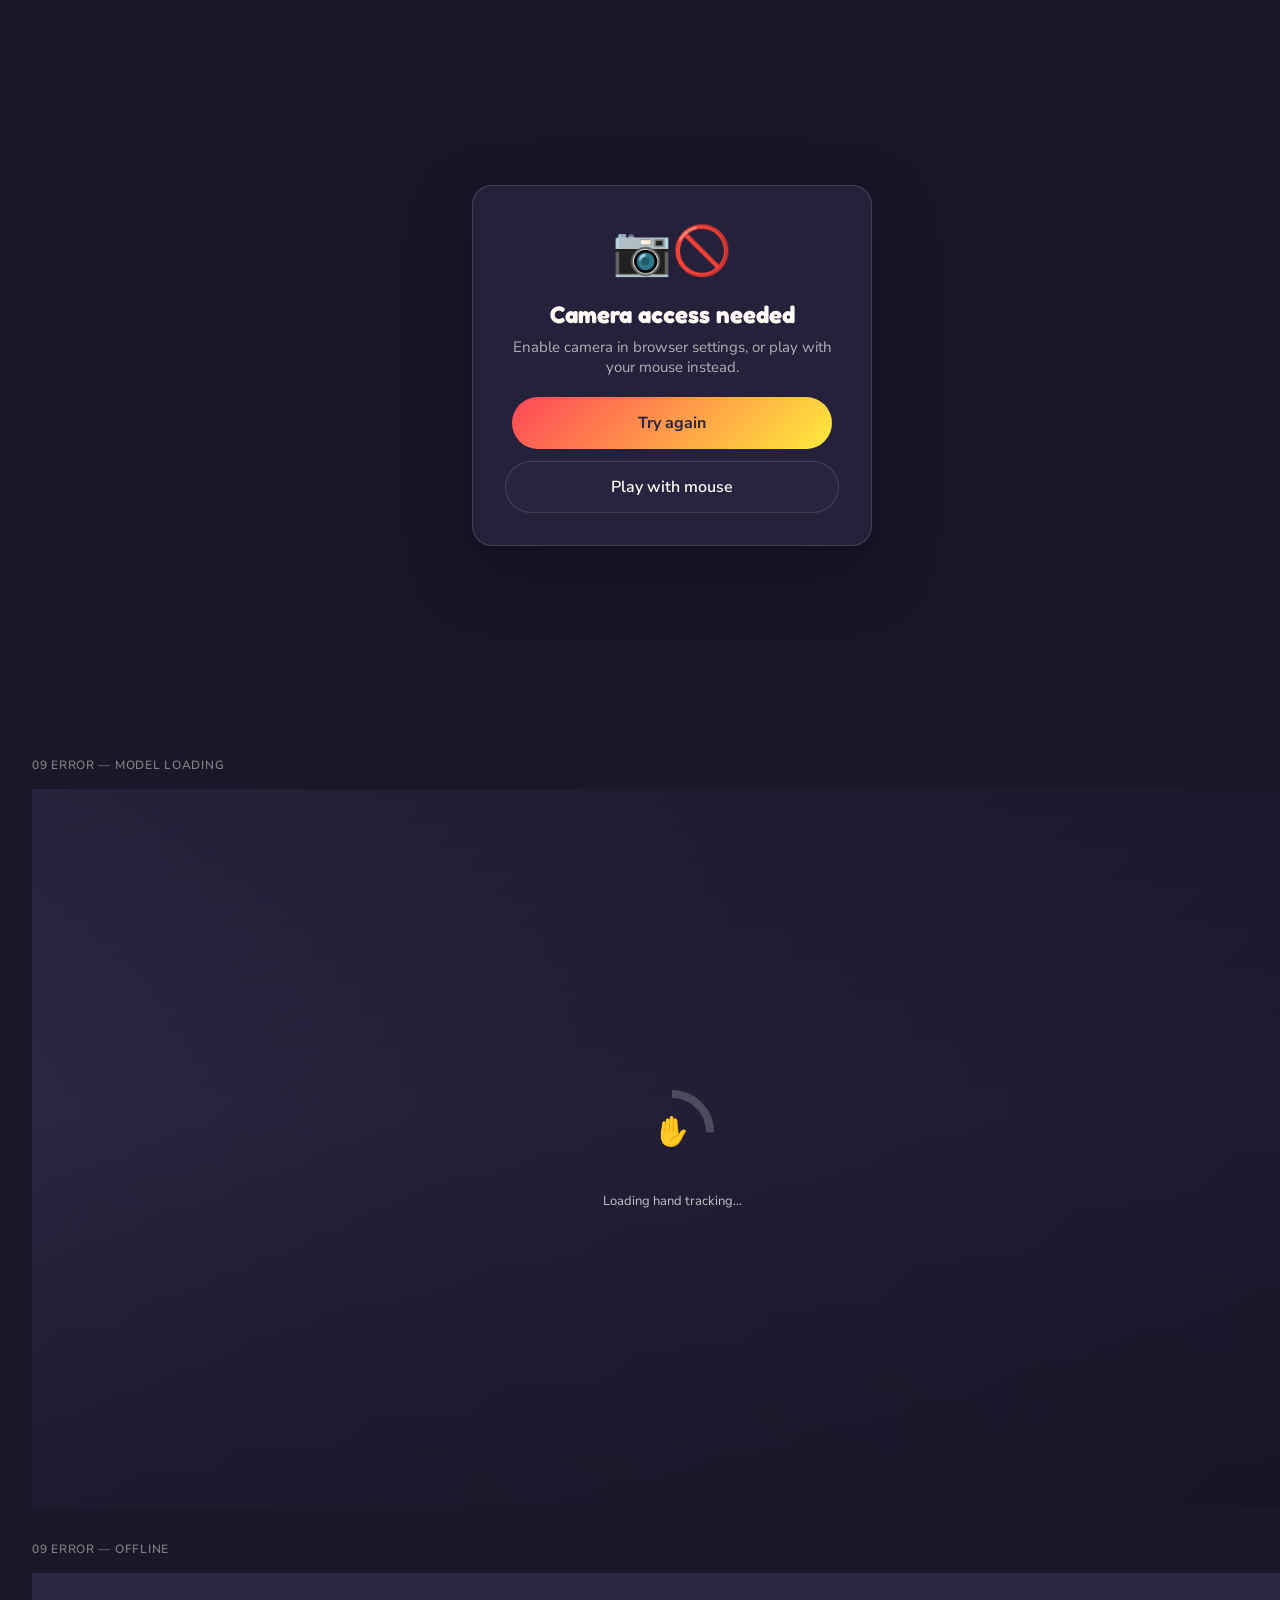
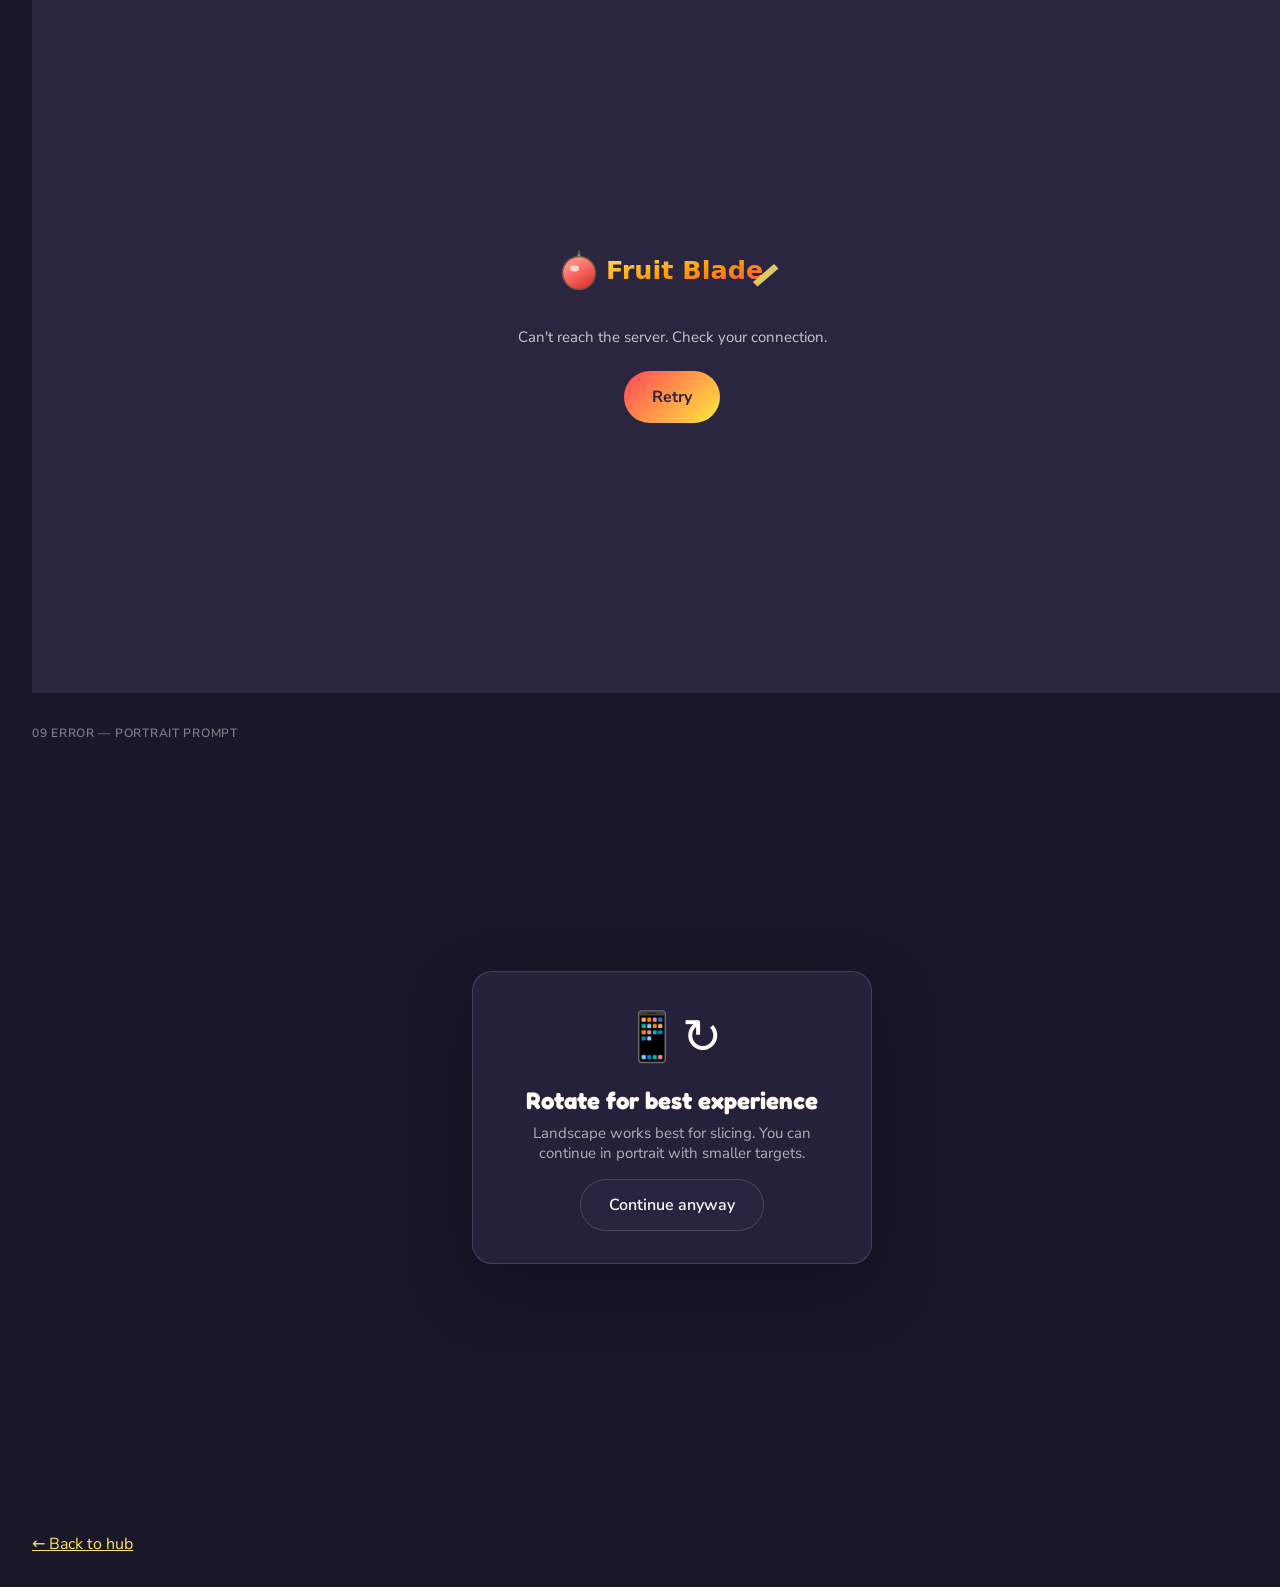
<file: design/figma-reference/screens-desktop.html>
<!DOCTYPE html>
<html lang="en">
<head>
  <meta charset="UTF-8" />
  <title>Fruit Blade — Desktop Screens</title>
  <link rel="stylesheet" href="tokens.css" />
  <style>
    .screen-inner { position: relative; z-index: 1; height: 100%; display: flex; flex-direction: column; padding: 32px; }
    .center { display: flex; flex-direction: column; align-items: center; justify-content: center; flex: 1; text-align: center; }
    .boot-logo { width: 240px; margin-bottom: 24px; }
    .boot-tip { font-size: 15px; color: rgba(255,250,245,0.75); margin-bottom: 24px; }
    .boot-progress { width: 280px; height: 8px; background: rgba(0,0,0,0.35); border-radius: 4px; overflow: hidden; }
    .boot-progress-fill { width: 65%; height: 100%; background: linear-gradient(90deg, var(--green-400), var(--yellow-400)); border-radius: 4px; }
    .best-chip { position: absolute; top: 88px; left: 50%; transform: translateX(-50%); font-size: 13px; color: rgba(255,250,245,0.62); background: var(--purple-900-glass); border: 1.5px solid var(--border-glass); padding: 6px 14px; border-radius: var(--radius-pill); }
    .menu-stack { width: 100%; max-width: 900px; margin: 0 auto; display: flex; flex-direction: column; gap: 20px; }
    .fruit-row { display: flex; justify-content: center; gap: 80px; align-items: flex-start; }
    .play-row { display: flex; justify-content: center; align-items: center; gap: 48px; margin-top: 8px; }
    .hud-top { display: flex; justify-content: space-between; align-items: flex-start; }
    .hud-left, .hud-right { display: flex; flex-direction: column; gap: 8px; }
    .overlay-card { max-width: 340px; width: 100%; margin: auto; text-align: center; }
    .overlay-card h2 { font-family: var(--font-display); font-size: 24px; margin: 12px 0 8px; }
    .overlay-card p { color: rgba(255,250,245,0.65); margin-bottom: 24px; font-size: 15px; }
    .card-actions { display: flex; flex-direction: column; gap: 12px; align-items: center; }
    .score-big { font-family: var(--font-display); font-size: 56px; font-weight: 600; color: var(--yellow-400); font-variant-numeric: tabular-nums; }
    .score-delta { color: var(--green-400); font-size: 15px; margin: 8px 0 16px; }
    .stats-grid { display: grid; grid-template-columns: 1fr 1fr; gap: 12px; text-align: left; font-size: 14px; margin-bottom: 24px; }
    .stats-grid span { color: rgba(255,250,245,0.55); }
    .lb-layout { flex: 1; display: flex; flex-direction: column; gap: 16px; max-width: 900px; margin: 0 auto; width: 100%; }
    .lb-list { flex: 1; overflow: hidden; }
    .lb-filters { display: flex; gap: 12px; justify-content: center; }
    .error-card { max-width: 400px; padding: 32px; text-align: center; }
    .error-card h2 { font-family: var(--font-display); font-size: 24px; margin: 16px 0 8px; }
    .cal-status { font-size: 13px; color: rgba(255,250,245,0.75); margin-top: 12px; }
    .gear { position: absolute; bottom: 32px; right: 32px; z-index: 2; }
    .back-fruit { position: absolute; bottom: 32px; left: 32px; z-index: 2; }
    .hand-pill { position: absolute; top: 40%; left: 50%; transform: translate(-50%,-50%); z-index: 3; }
    .onboard-card { max-width: 420px; padding: 28px; text-align: center; }
    .onboard-card h2 { font-family: var(--font-display); font-size: 24px; margin-bottom: 12px; }
    .onboard-card p { font-size: 15px; color: rgba(255,250,245,0.7); line-height: 1.5; margin-bottom: 8px; }
    .onboard-card .privacy { font-size: 13px; color: rgba(255,250,245,0.45); margin-bottom: 20px; }
    .practice-hint { position: absolute; bottom: 120px; left: 50%; transform: translateX(-50%); font-size: 15px; color: rgba(255,250,245,0.75); z-index: 2; }
    .watermelon-practice { position: absolute; top: 45%; left: 60%; width: 96px; animation: bob 2.4s ease-in-out infinite; z-index: 2; }
  </style>
</head>
<body class="gallery">
  <h1 style="font-family:var(--font-display);font-size:32px;">Desktop Screens — 1280×720</h1>
  <p style="color:rgba(255,250,245,0.6);margin-bottom:32px;">Paste each frame into Figma page "Screens — Desktop (1280×720)"</p>

  <!-- 01 Boot -->
  <p class="frame-label">01 Boot</p>
  <div class="frame frame-desktop">
    <div class="webcam-bg"></div>
    <div class="screen-inner center" style="background:var(--purple-900);">
      <img class="boot-logo" src="../../assets/ui/logo.svg" alt="Fruit Blade" />
      <p class="boot-tip">Slice fast — slow hovers don't count</p>
      <div class="boot-progress"><div class="boot-progress-fill"></div></div>
      <p style="margin-top:16px;font-size:13px;color:rgba(255,250,245,0.55);">Loading fruits…</p>
    </div>
  </div>

  <p class="frame-label">01 Boot — Failure variant</p>
  <div class="frame frame-desktop">
    <div class="screen-inner center" style="background:var(--purple-900);">
      <img class="boot-logo" src="../../assets/ui/logo.svg" alt="Fruit Blade" />
      <p class="boot-tip">Taking longer than usual… check connection</p>
      <button class="btn-primary" style="margin-top:16px;">Retry</button>
    </div>
  </div>

  <!-- 02 Onboarding -->
  <p class="frame-label">02 Onboarding — Step 1 Camera</p>
  <div class="frame frame-desktop">
    <div class="webcam-bg"></div>
    <div class="scrim"></div>
    <div class="screen-inner center">
      <div class="glass-panel onboard-card">
        <div style="font-size:48px;margin-bottom:12px;">📷</div>
        <h2>Enable your camera</h2>
        <p>Fruit Blade uses your webcam to track hand slices. Your video never leaves the device.</p>
        <p class="privacy">Processed locally in your browser</p>
        <button class="btn-primary">Enable Camera</button>
      </div>
    </div>
  </div>

  <p class="frame-label">02 Onboarding — Step 2 Calibration</p>
  <div class="frame frame-desktop">
    <div class="webcam-bg"></div>
    <div class="scrim"></div>
    <div class="screen-inner center">
      <div class="progress-ring" style="margin-bottom:16px;">
        <svg viewBox="0 0 88 88"><circle cx="44" cy="44" r="38" fill="none" stroke="rgba(0,0,0,0.35)" stroke-width="8"/><circle cx="44" cy="44" r="38" fill="none" stroke="url(#rg2)" stroke-width="8" stroke-dasharray="140 239" stroke-linecap="round"/><defs><linearGradient id="rg2" x1="0" y1="0" x2="1" y2="0"><stop offset="0%" stop-color="#a8e06c"/><stop offset="100%" stop-color="#ffe566"/></linearGradient></defs></svg>
        <div class="icon">✋</div>
      </div>
      <p class="wordmark" style="font-size:32px;margin-bottom:8px;">Hold your hand steady</p>
      <p class="cal-status">Tracking ✓ · 72%</p>
    </div>
  </div>

  <p class="frame-label">02 Onboarding — Step 3 Practice slice</p>
  <div class="frame frame-desktop">
    <div class="webcam-bg"></div>
    <div class="scrim"></div>
    <img class="watermelon-practice" src="../../assets/fruits/watermelon.svg" alt="" />
    <p class="practice-hint">Swipe fast through the fruit to continue</p>
  </div>

  <!-- 03 Main Menu merged -->
  <p class="frame-label">03 Main Menu (merged)</p>
  <div class="frame frame-desktop">
    <div class="webcam-bg"></div>
    <div class="scrim"></div>
    <div class="screen-inner">
      <div style="text-align:center;margin-bottom:8px;"><span class="wordmark">Fruit Blade</span></div>
      <div class="best-chip">Best: 18,400</div>
      <div class="menu-stack" style="margin-top:48px;">
        <div class="glass-panel">
          <div class="panel-label">Choose mode</div>
          <div class="fruit-row">
            <div class="menu-fruit large selected"><img src="../../assets/fruits/apple.svg" alt="" /><span class="label">Classic</span><span class="sublabel">3 strikes</span></div>
            <div class="menu-fruit large"><img src="../../assets/fruits/orange.svg" alt="" /><span class="label">Arcade</span><span class="sublabel">60 seconds</span></div>
            <div class="menu-fruit large"><img src="../../assets/fruits/peach.svg" alt="" /><span class="label">Zen</span><span class="sublabel">No pressure</span></div>
          </div>
        </div>
        <div class="glass-panel">
          <div class="panel-label">Difficulty</div>
          <div class="fruit-row">
            <div class="menu-fruit compact"><img src="../../assets/fruits/strawberry.svg" alt="" /><span class="label">Easy</span></div>
            <div class="menu-fruit compact selected"><img src="../../assets/fruits/mango.svg" alt="" /><span class="label">Medium</span></div>
            <div class="menu-fruit compact"><img src="../../assets/fruits/watermelon.svg" alt="" /><span class="label">Hard</span></div>
            <div class="menu-fruit compact"><img src="../../assets/fruits/pineapple.svg" alt="" /><span class="label">Scores</span></div>
          </div>
        </div>
        <div class="play-row">
          <div class="menu-fruit large"><img src="../../assets/fruits/banana.svg" alt="" /><span class="label">PLAY</span></div>
        </div>
      </div>
      <div class="progress-ring" style="position:absolute;top:100px;left:50%;transform:translateX(-50%);">
        <svg viewBox="0 0 88 88"><circle cx="44" cy="44" r="38" fill="none" stroke="#a8e06c" stroke-width="8"/></svg>
        <div class="icon" style="color:var(--green-400);">✓</div>
      </div>
      <div class="gear settings-chip">⚙</div>
    </div>
  </div>

  <!-- 05 Gameplay HUD -->
  <p class="frame-label">05 Gameplay HUD</p>
  <div class="frame frame-desktop">
    <div class="webcam-bg"></div>
    <div class="screen-inner" style="padding:24px;">
      <div class="hud-top">
        <div class="hud-left">
          <div class="hud-chip">⭐ <span style="font-variant-numeric:tabular-nums;">12,450</span></div>
          <div class="hud-chip" style="color:var(--green-400);">×3</div>
        </div>
        <div class="hud-right">
          <div class="hud-chip">❤️ ❤️ ❤️</div>
          <div class="hud-chip">⏱ 0:42</div>
        </div>
      </div>
    </div>
  </div>

  <p class="frame-label">05 Gameplay HUD — Timer urgent</p>
  <div class="frame frame-desktop">
    <div class="webcam-bg"></div>
    <div class="screen-inner" style="padding:24px;">
      <div class="hud-top">
        <div class="hud-left"><div class="hud-chip">⭐ 12,450</div></div>
        <div class="hud-right"><div class="hud-chip urgent">⏱ 0:08</div></div>
      </div>
    </div>
  </div>

  <p class="frame-label">05 Gameplay HUD — Hand lost</p>
  <div class="frame frame-desktop">
    <div class="webcam-bg"></div>
    <div class="hand-pill hud-chip">👻 Show your hand</div>
  </div>

  <!-- 06 Pause -->
  <p class="frame-label">06 Pause (HTML)</p>
  <div class="frame frame-desktop">
    <div class="webcam-bg"></div>
    <div class="scrim scrim-pause"></div>
    <div class="screen-inner center">
      <div class="glass-panel overlay-card">
        <div style="font-size:28px;">⏸</div>
        <h2>Paused</h2>
        <p>Take a breather — resume when ready</p>
        <div class="card-actions">
          <button class="btn-primary" style="width:100%;">Resume</button>
          <button class="btn-secondary" style="width:100%;">Restart</button>
          <button class="btn-ghost" style="width:100%;">Menu</button>
        </div>
      </div>
      <div class="gear settings-chip" style="position:absolute;bottom:32px;right:32px;">⚙</div>
    </div>
  </div>

  <!-- 07 Game Over -->
  <p class="frame-label">07 Game Over (HTML)</p>
  <div class="frame frame-desktop">
    <div class="webcam-bg"></div>
    <div class="scrim scrim-pause"></div>
    <div class="screen-inner center">
      <div class="glass-panel overlay-card" style="max-width:380px;">
        <p style="color:var(--green-400);font-weight:700;font-size:14px;">New High Score!</p>
        <h2>Game Over</h2>
        <p style="font-size:13px;color:rgba(255,250,245,0.55);">Score</p>
        <div class="score-big">18,400</div>
        <p class="score-delta">+120 over your best!</p>
        <div class="stats-grid">
          <div><span>Mode</span><br><strong>Classic</strong></div>
          <div><span>Difficulty</span><br><strong>Medium</strong></div>
          <div><span>Longest combo</span><br><strong>×12</strong></div>
          <div><span>Wave</span><br><strong>8</strong></div>
        </div>
        <div class="card-actions">
          <button class="btn-primary" style="width:100%;">Play Again</button>
          <button class="btn-secondary" style="width:100%;">Leaderboard</button>
          <button class="btn-ghost" style="width:100%;">Menu</button>
        </div>
      </div>
    </div>
  </div>

  <!-- 08 Leaderboard -->
  <p class="frame-label">08 Leaderboard</p>
  <div class="frame frame-desktop">
    <div class="webcam-bg"></div>
    <div class="scrim"></div>
    <div class="screen-inner">
      <div style="text-align:center;margin-bottom:24px;"><span class="wordmark" style="font-size:32px;">Leaderboard</span></div>
      <div class="lb-layout">
        <div class="glass-panel lb-list" style="padding:0;">
          <div class="panel-label" style="padding:16px 16px 0;">High scores</div>
          <div class="lb-row gold">1 · Alex · 24,500</div>
          <div class="lb-row gold">2 · Sam · 21,200</div>
          <div class="lb-row gold">3 · Riley · 19,800</div>
          <div class="lb-row you">4 · You · 18,400</div>
          <div class="lb-row">5 · Jordan · 16,100</div>
          <div class="lb-row">6 · Casey · 15,900</div>
          <div class="lb-row">7 · Morgan · 14,200</div>
          <div class="lb-row">8 · Taylor · 13,800</div>
        </div>
        <div class="lb-filters">
          <div class="filter-pill">🍎 Classic <span class="chevron">↻</span></div>
          <div class="filter-pill">🥭 Medium <span class="chevron">↻</span></div>
        </div>
      </div>
      <div class="back-fruit menu-fruit compact"><img src="../../assets/fruits/coconut.svg" alt="" width="72" height="72" /><span class="label">Back</span></div>
    </div>
  </div>

  <!-- 09 Error states -->
  <p class="frame-label">09 Error — Camera denied</p>
  <div class="frame frame-desktop">
    <div class="scrim scrim-pause"></div>
    <div class="screen-inner center">
      <div class="glass-panel error-card">
        <div style="font-size:48px;">📷🚫</div>
        <h2>Camera access needed</h2>
        <p style="font-size:15px;color:rgba(255,250,245,0.65);margin-bottom:20px;">Enable camera in browser settings, or play with your mouse instead.</p>
        <button class="btn-primary" style="margin-bottom:12px;width:100%;">Try again</button>
        <button class="btn-secondary" style="width:100%;">Play with mouse</button>
      </div>
    </div>
  </div>

  <p class="frame-label">09 Error — Model loading</p>
  <div class="frame frame-desktop">
    <div class="webcam-bg"></div>
    <div class="scrim"></div>
    <div class="screen-inner center">
      <div class="progress-ring"><svg viewBox="0 0 88 88"><circle cx="44" cy="44" r="38" fill="none" stroke="rgba(255,250,245,0.2)" stroke-width="8" stroke-dasharray="60 239"/></svg><div class="icon">✋</div></div>
      <p class="cal-status" style="margin-top:16px;">Loading hand tracking…</p>
    </div>
  </div>

  <p class="frame-label">09 Error — Offline</p>
  <div class="frame frame-desktop">
    <div class="screen-inner center" style="background:var(--purple-900);">
      <img class="boot-logo" src="../../assets/ui/logo.svg" alt="" />
      <p class="boot-tip">Can't reach the server. Check your connection.</p>
      <button class="btn-primary">Retry</button>
    </div>
  </div>

  <p class="frame-label">09 Error — Portrait prompt</p>
  <div class="frame frame-desktop">
    <div class="scrim scrim-pause"></div>
    <div class="screen-inner center">
      <div class="glass-panel error-card">
        <div style="font-size:48px;">📱↻</div>
        <h2>Rotate for best experience</h2>
        <p style="font-size:15px;color:rgba(255,250,245,0.65);">Landscape works best for slicing. You can continue in portrait with smaller targets.</p>
        <button class="btn-secondary" style="margin-top:16px;">Continue anyway</button>
      </div>
    </div>
  </div>

  <p style="margin-top:48px;"><a href="index.html" style="color:var(--yellow-400);">← Back to hub</a></p>
</body>
</html>
</file>
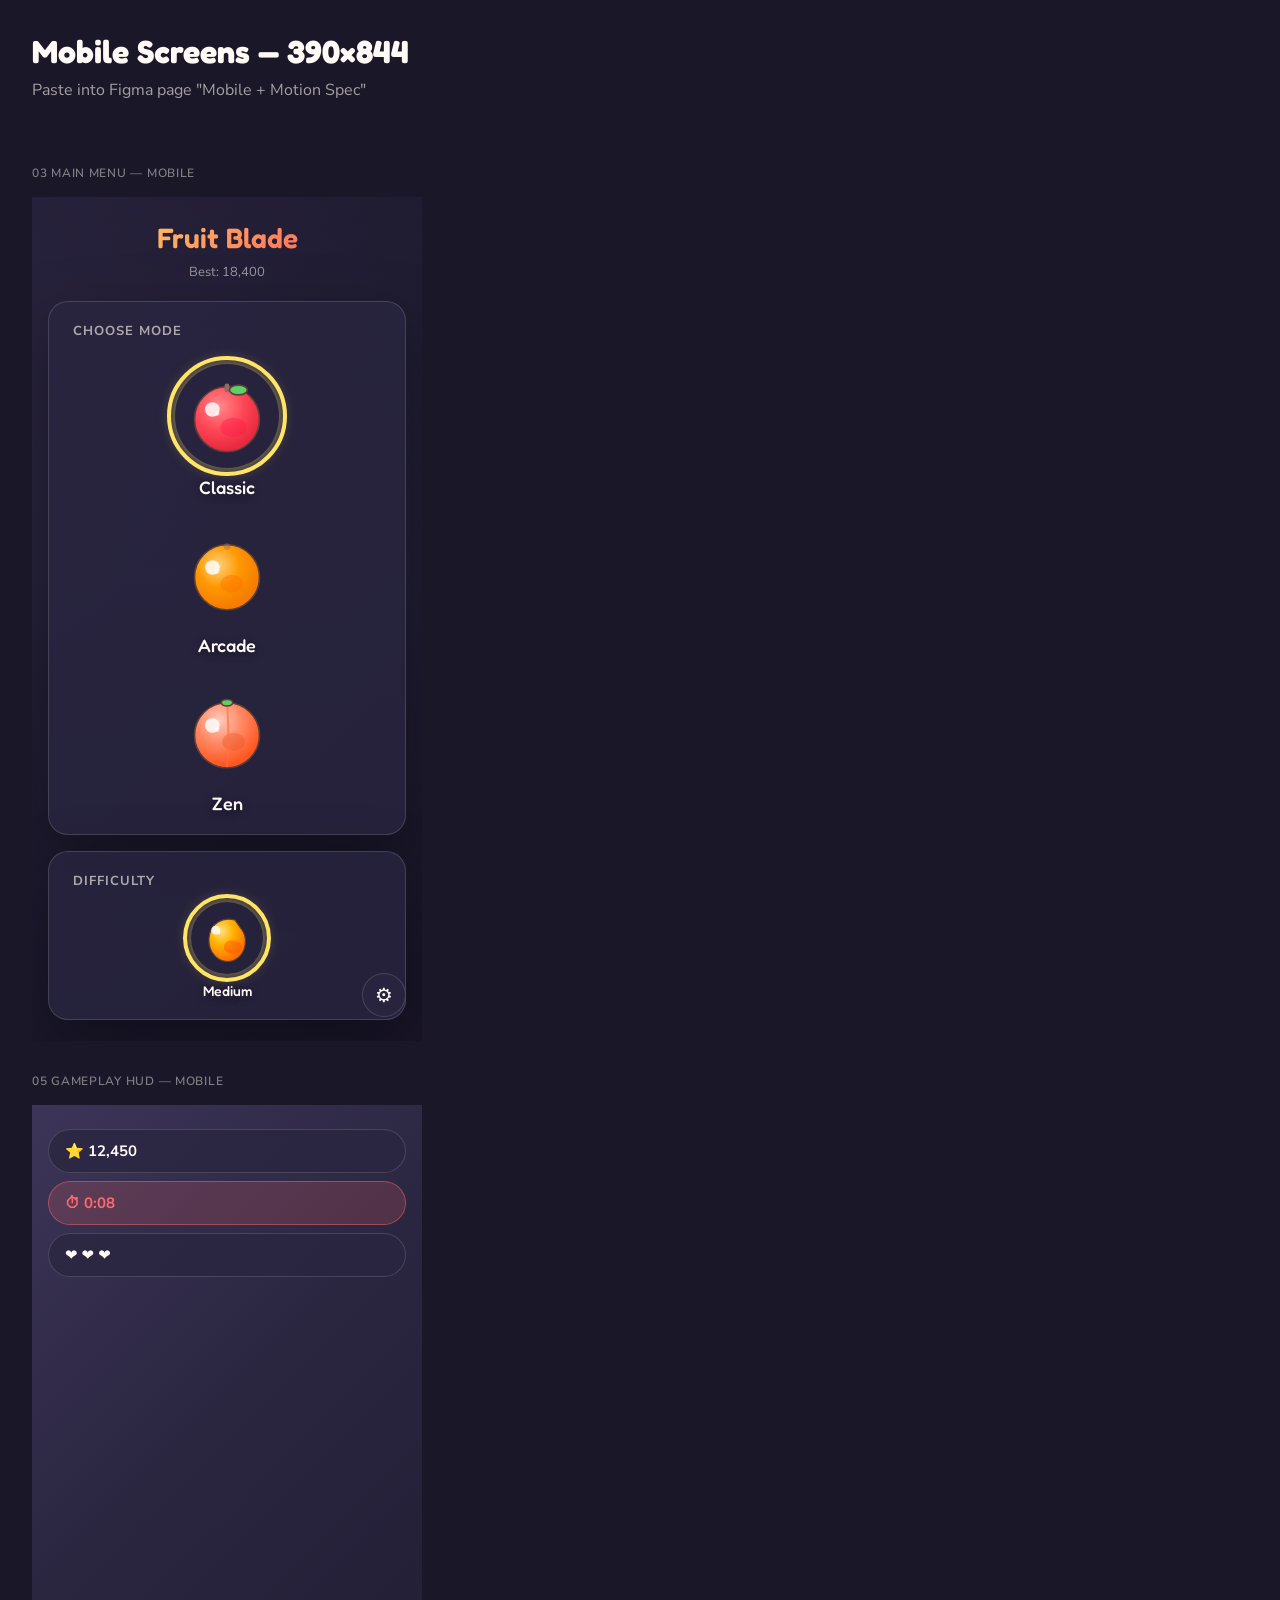
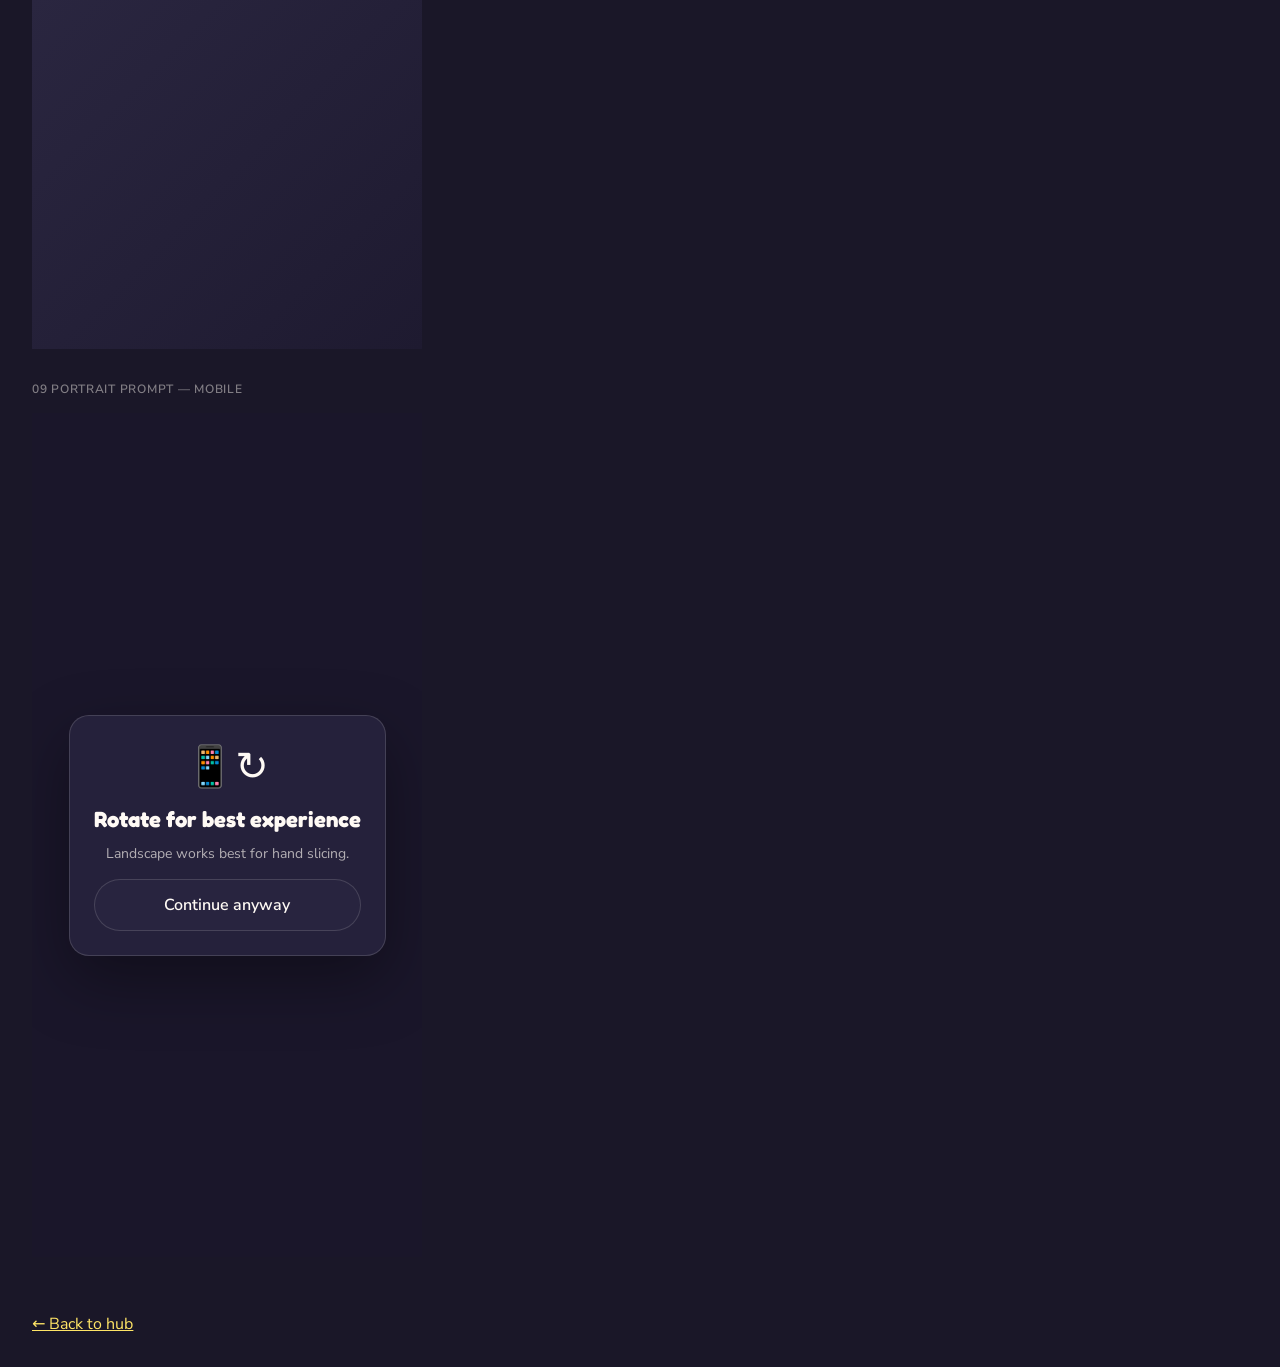
<file: design/figma-reference/screens-mobile.html>
<!DOCTYPE html>
<html lang="en">
<head>
  <meta charset="UTF-8" />
  <title>Fruit Blade — Mobile Screens</title>
  <link rel="stylesheet" href="tokens.css" />
  <style>
    .screen-inner { position: relative; z-index: 1; height: 100%; display: flex; flex-direction: column; padding: 24px 16px; }
    .wordmark-sm { font-family: var(--font-display); font-size: 28px; font-weight: 600; background: linear-gradient(135deg, #ffe566, #ff4757); -webkit-background-clip: text; background-clip: text; color: transparent; text-align: center; }
    .fruit-col { display: flex; flex-direction: column; gap: 24px; align-items: center; margin-top: 24px; }
    .hud-mobile { display: flex; flex-direction: column; gap: 8px; }
    .rotate-card { text-align: center; padding: 24px; max-width: 320px; margin: auto; }
    .rotate-card h2 { font-family: var(--font-display); font-size: 22px; margin: 12px 0; }
  </style>
</head>
<body class="gallery">
  <h1 style="font-family:var(--font-display);font-size:32px;">Mobile Screens — 390×844</h1>
  <p style="color:rgba(255,250,245,0.6);margin-bottom:32px;">Paste into Figma page "Mobile + Motion Spec"</p>

  <p class="frame-label">03 Main Menu — Mobile</p>
  <div class="frame frame-mobile">
    <div class="webcam-bg"></div>
    <div class="scrim"></div>
    <div class="screen-inner">
      <div class="wordmark-sm">Fruit Blade</div>
      <p style="text-align:center;font-size:13px;color:rgba(255,250,245,0.55);margin-top:8px;">Best: 18,400</p>
      <div class="glass-panel" style="margin-top:20px;">
        <div class="panel-label">Choose mode</div>
        <div class="fruit-col">
          <div class="menu-fruit large selected"><img src="../../assets/fruits/apple.svg" alt="" width="88" height="88" /><span class="label">Classic</span></div>
          <div class="menu-fruit large"><img src="../../assets/fruits/orange.svg" alt="" width="88" height="88" /><span class="label">Arcade</span></div>
          <div class="menu-fruit large"><img src="../../assets/fruits/peach.svg" alt="" width="88" height="88" /><span class="label">Zen</span></div>
        </div>
      </div>
      <div class="glass-panel" style="margin-top:16px;">
        <div class="panel-label">Difficulty</div>
        <div style="display:flex;justify-content:center;gap:24px;margin-top:8px;">
          <div class="menu-fruit compact selected"><img src="../../assets/fruits/mango.svg" alt="" /><span class="label">Medium</span></div>
        </div>
      </div>
      <div style="text-align:center;margin-top:24px;">
        <div class="menu-fruit large"><img src="../../assets/fruits/banana.svg" alt="" width="96" height="96" /><span class="label">PLAY</span></div>
      </div>
      <div class="settings-chip" style="position:absolute;bottom:24px;right:16px;">⚙</div>
    </div>
  </div>

  <p class="frame-label">05 Gameplay HUD — Mobile</p>
  <div class="frame frame-mobile">
    <div class="webcam-bg"></div>
    <div class="screen-inner">
      <div class="hud-mobile">
        <div class="hud-chip">⭐ 12,450</div>
        <div class="hud-chip urgent">⏱ 0:08</div>
        <div class="hud-chip">❤️ ❤️ ❤️</div>
      </div>
    </div>
  </div>

  <p class="frame-label">09 Portrait prompt — Mobile</p>
  <div class="frame frame-mobile">
    <div class="scrim scrim-pause"></div>
    <div class="screen-inner" style="justify-content:center;align-items:center;">
      <div class="glass-panel rotate-card">
        <div style="font-size:40px;">📱↻</div>
        <h2>Rotate for best experience</h2>
        <p style="font-size:14px;color:rgba(255,250,245,0.65);">Landscape works best for hand slicing.</p>
        <button class="btn-secondary" style="margin-top:16px;width:100%;">Continue anyway</button>
      </div>
    </div>
  </div>

  <p style="margin-top:48px;"><a href="index.html" style="color:var(--yellow-400);">← Back to hub</a></p>
</body>
</html>
</file>
<file: design/figma-reference/tokens.css>
@import url('https://fonts.googleapis.com/css2?family=Fredoka:wght@500;600&family=Nunito+Sans:opsz,wght@6..12,400;600;700&display=swap');

:root {
  --purple-900: #2a2640;
  --purple-900-glass: rgba(42, 38, 64, 0.78);
  --cream-100: #fffaf5;
  --yellow-400: #ffe566;
  --green-400: #a8e06c;
  --red-400: #ff6b6b;
  --coral-500: #ff4757;
  --banana-300: #ffeb3b;
  --scrim-heavy: rgba(20, 17, 34, 0.55);
  --border-glass: rgba(255, 250, 245, 0.14);
  --font-display: "Fredoka", system-ui, sans-serif;
  --font-body: "Nunito Sans", system-ui, sans-serif;
  --radius-sm: 12px;
  --radius-md: 20px;
  --radius-lg: 28px;
  --radius-pill: 999px;
  --space-1: 4px;
  --space-2: 8px;
  --space-3: 12px;
  --space-4: 16px;
  --space-5: 20px;
  --space-6: 24px;
  --space-8: 32px;
}

* { box-sizing: border-box; margin: 0; padding: 0; }

body {
  font-family: var(--font-body);
  background: #1a1728;
  color: var(--cream-100);
}

.webcam-bg {
  position: absolute;
  inset: 0;
  background:
    linear-gradient(135deg, #3d3558 0%, #2a2640 40%, #1e1a30 100%),
    url("data:image/svg+xml,%3Csvg xmlns='http://www.w3.org/2000/svg' width='80' height='80' viewBox='0 0 80 80'%3E%3Ccircle cx='40' cy='40' r='1.5' fill='rgba(255,255,255,0.04)'/%3E%3C/svg%3E");
  background-size: cover, 80px 80px;
}

.scrim {
  position: absolute;
  inset: 0;
  background: linear-gradient(
    180deg,
    rgba(20, 17, 34, 0.55) 0%,
    rgba(20, 17, 34, 0.30) 45%,
    rgba(20, 17, 34, 0.60) 100%
  );
  pointer-events: none;
}

.scrim-pause {
  background: rgba(20, 17, 34, 0.70);
}

.glass-panel {
  background: var(--purple-900-glass);
  border: 1.5px solid var(--border-glass);
  border-radius: var(--radius-md);
  padding: var(--space-5) var(--space-6);
  box-shadow: 0 24px 64px rgba(0, 0, 0, 0.35);
}

.panel-label {
  font-size: 13px;
  font-weight: 700;
  letter-spacing: 0.08em;
  text-transform: uppercase;
  color: rgba(255, 250, 245, 0.62);
  margin-bottom: var(--space-3);
}

.wordmark {
  font-family: var(--font-display);
  font-size: 40px;
  font-weight: 600;
  background: linear-gradient(135deg, #ffe566 0%, #ff9800 55%, #ff4757 100%);
  -webkit-background-clip: text;
  background-clip: text;
  color: transparent;
  text-shadow: none;
  filter: drop-shadow(0 2px 8px rgba(0, 0, 0, 0.45));
}

.btn-primary {
  display: inline-flex;
  align-items: center;
  justify-content: center;
  height: 52px;
  padding: 0 28px;
  border: none;
  border-radius: var(--radius-pill);
  background: linear-gradient(135deg, var(--coral-500), var(--banana-300));
  color: var(--purple-900);
  font-family: var(--font-body);
  font-size: 16px;
  font-weight: 700;
  cursor: pointer;
  max-width: 320px;
}

.btn-secondary {
  display: inline-flex;
  align-items: center;
  justify-content: center;
  height: 52px;
  padding: 0 28px;
  border: 1.5px solid var(--border-glass);
  border-radius: var(--radius-pill);
  background: var(--purple-900-glass);
  color: var(--cream-100);
  font-family: var(--font-body);
  font-size: 16px;
  font-weight: 600;
}

.btn-ghost {
  display: inline-flex;
  align-items: center;
  justify-content: center;
  height: 52px;
  padding: 0 28px;
  border: none;
  border-radius: var(--radius-pill);
  background: transparent;
  color: rgba(255, 250, 245, 0.75);
  font-family: var(--font-body);
  font-size: 16px;
  font-weight: 600;
}

.hud-chip {
  display: inline-flex;
  align-items: center;
  gap: 4px;
  height: 44px;
  padding: 0 16px;
  border-radius: var(--radius-pill);
  background: var(--purple-900-glass);
  border: 1.5px solid var(--border-glass);
  font-variant-numeric: tabular-nums;
  font-weight: 700;
  font-size: 15px;
}

.hud-chip.urgent {
  background: rgba(255, 107, 107, 0.18);
  border-color: rgba(255, 107, 107, 0.45);
  color: var(--red-400);
  animation: pulse 0.6s ease-in-out infinite alternate;
}

@keyframes pulse {
  from { transform: scale(1); }
  to { transform: scale(1.06); }
}

@keyframes bob {
  0%, 100% { transform: translateY(0); }
  50% { transform: translateY(-6px); }
}

.menu-fruit {
  display: flex;
  flex-direction: column;
  align-items: center;
  gap: var(--space-2);
  text-align: center;
}

.menu-fruit img {
  display: block;
  animation: bob 2.4s ease-in-out infinite;
}

.menu-fruit.large img { width: 104px; height: 104px; }
.menu-fruit.compact img { width: 72px; height: 72px; }

.menu-fruit .label {
  font-family: var(--font-display);
  font-size: 18px;
  font-weight: 500;
  color: var(--cream-100);
  text-shadow: 0 2px 8px rgba(0, 0, 0, 0.45);
}

.menu-fruit.compact .label { font-size: 14px; }

.menu-fruit .sublabel {
  font-size: 14px;
  color: rgba(255, 250, 245, 0.62);
}

.menu-fruit.selected img {
  outline: 4px solid var(--yellow-400);
  outline-offset: 4px;
  border-radius: 50%;
  box-shadow: 0 0 16px rgba(255, 229, 102, 0.6);
}

.progress-ring {
  position: relative;
  width: 88px;
  height: 88px;
}

.progress-ring svg { width: 88px; height: 88px; transform: rotate(-90deg); }

.progress-ring .icon {
  position: absolute;
  inset: 0;
  display: grid;
  place-items: center;
  font-size: 28px;
}

.filter-pill {
  display: inline-flex;
  align-items: center;
  gap: var(--space-2);
  height: 48px;
  padding: 0 var(--space-4);
  border-radius: var(--radius-pill);
  background: var(--purple-900-glass);
  border: 1.5px solid var(--border-glass);
  font-size: 15px;
  font-weight: 600;
}

.filter-pill .chevron { opacity: 0.5; font-size: 12px; }

.settings-chip {
  width: 44px;
  height: 44px;
  border-radius: 50%;
  background: var(--purple-900-glass);
  border: 1.5px solid var(--border-glass);
  display: grid;
  place-items: center;
  font-size: 20px;
}

.settings-drawer {
  width: 280px;
  background: var(--purple-900-glass);
  border: 1.5px solid var(--border-glass);
  border-radius: var(--radius-md);
  padding: var(--space-5);
}

.settings-drawer h3 {
  font-size: 13px;
  letter-spacing: 0.08em;
  text-transform: uppercase;
  color: rgba(255, 250, 245, 0.62);
  margin-bottom: var(--space-4);
}

.settings-row {
  display: flex;
  align-items: center;
  justify-content: space-between;
  margin-bottom: var(--space-3);
  font-size: 15px;
}

.frame {
  position: relative;
  overflow: hidden;
  background: var(--purple-900);
  flex-shrink: 0;
}

.frame-desktop { width: 1280px; height: 720px; }
.frame-mobile { width: 390px; height: 844px; }

.frame-label {
  font-size: 12px;
  color: rgba(255, 250, 245, 0.45);
  margin: 24px 0 8px;
  font-weight: 600;
  letter-spacing: 0.06em;
  text-transform: uppercase;
}

.gallery {
  padding: 32px;
  display: flex;
  flex-direction: column;
  gap: 8px;
}

.row {
  display: flex;
  flex-wrap: wrap;
  gap: var(--space-8);
  align-items: flex-start;
}
</file>
